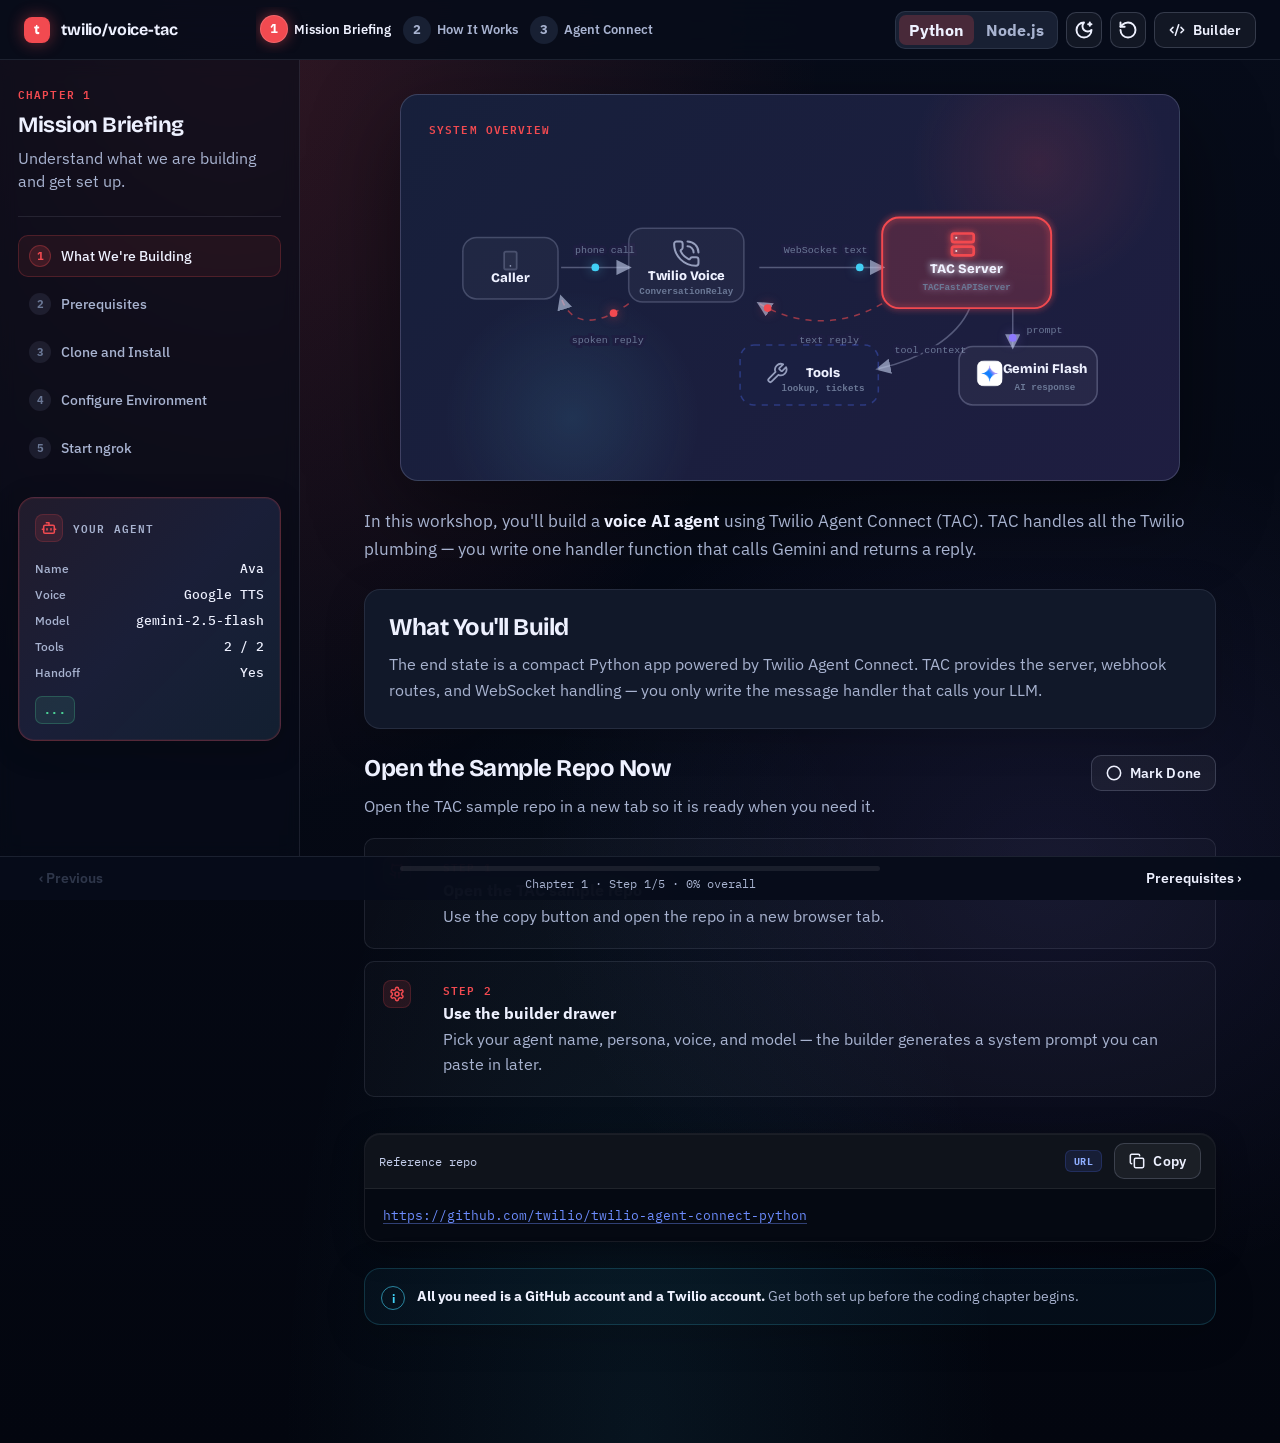
<file: index.html>
<!doctype html>
<html lang="en">
  <head>
    <meta charset="utf-8" />
    <meta name="viewport" content="width=device-width, initial-scale=1" />
    <title>twilio/voice-tac</title>
    <link rel="preconnect" href="https://fonts.googleapis.com" />
    <link rel="preconnect" href="https://fonts.gstatic.com" crossorigin />
    <link href="https://fonts.googleapis.com/css2?family=Bricolage+Grotesque:opsz,wght@12..96,400;12..96,600;12..96,700;12..96,800&family=IBM+Plex+Sans:wght@400;500;600;700&family=IBM+Plex+Mono:wght@400;500;600&display=swap" rel="stylesheet" />
    <link rel="stylesheet" href="styles.css" />
  </head>
  <body>
    <div class="app-shell">
      <header class="topbar">
        <a class="brand" href="#chapter-0" aria-label="twilio voice tac home">
          <span class="brand-mark" aria-hidden="true">t</span>
          <span>twilio/voice-tac</span>
        </a>

        <nav class="chapter-tabs" aria-label="Workshop chapters" id="chapterTabs"></nav>

        <div class="top-actions">
          <div class="runtime-switch" role="group" aria-label="Workshop runtime">
            <button type="button" data-runtime="python">Python</button>
            <button type="button" data-runtime="node">Node.js</button>
          </div>
          <button class="icon-button" type="button" id="themeToggle" aria-label="Toggle theme" title="Toggle theme">
            <span data-icon="sun-moon" aria-hidden="true"></span>
          </button>
          <button class="icon-button" type="button" id="resetProgress" aria-label="Reset progress" title="Reset progress">
            <span data-icon="rotate-ccw" aria-hidden="true"></span>
          </button>
          <button class="builder-toggle" type="button" id="builderToggle" aria-expanded="false" aria-controls="builderPanel">
            <span data-icon="code-xml" aria-hidden="true"></span>
            Builder
          </button>
        </div>
      </header>

      <aside class="side-rail" aria-label="Chapter steps">
        <div class="chapter-kicker" id="chapterKicker">Chapter 1</div>
        <h1 id="chapterTitle">Mission Briefing</h1>
        <p id="chapterSummary">Understand what we are building and get set up.</p>
        <div class="rail-divider"></div>
        <nav class="step-list" id="stepList" aria-label="Steps in this chapter"></nav>

        <section class="agent-card" aria-labelledby="agentCardTitle">
          <div class="agent-card-title">
            <span class="mini-icon" aria-hidden="true"><span data-icon="bot"></span></span>
            <h2 id="agentCardTitle">Your Agent</h2>
          </div>
          <dl>
            <div>
              <dt>Name</dt>
              <dd id="agentNameReadout">Ava</dd>
            </div>
            <div>
              <dt>Voice</dt>
              <dd id="agentVoiceReadout">Google TTS</dd>
            </div>
            <div>
              <dt>Model</dt>
              <dd id="agentModelReadout">gemini-2.5-flash</dd>
            </div>
            <div>
              <dt>Tools</dt>
              <dd id="agentToolsReadout">2 / 2</dd>
            </div>
            <div>
              <dt>Handoff</dt>
              <dd id="agentHandoffReadout">Yes</dd>
            </div>
          </dl>
          <div class="badges" aria-label="Earned badges" id="badgeList"></div>
        </section>
      </aside>

      <main class="content" id="content" tabindex="-1">
        <section class="chapter-content" id="chapterContent" aria-live="polite"></section>
      </main>

      <aside class="builder-panel" id="builderPanel" aria-label="Agent builder" aria-hidden="true">
        <div class="builder-header">
          <div>
            <span class="chapter-kicker">Builder</span>
            <h2>Agent Config</h2>
          </div>
          <button class="icon-button" type="button" id="closeBuilder" aria-label="Close builder" title="Close builder">
            <span data-icon="x" aria-hidden="true"></span>
          </button>
        </div>

        <form id="builderForm" class="builder-form">
          <label>
            Agent name
            <input name="name" value="Ava" autocomplete="off" />
          </label>

          <label>
            Personality
            <select name="persona">
              <option>Helpful retail concierge</option>
              <option>Patient healthcare scheduler</option>
              <option>Friendly developer advocate</option>
              <option>Calm support triage agent</option>
            </select>
          </label>

          <label>
            Voice
            <select name="voice">
              <option>Google TTS</option>
              <option>Polly Joanna</option>
              <option>Polly Matthew</option>
              <option>ElevenLabs Rachel</option>
            </select>
          </label>

          <label>
            Language
            <select name="language">
              <option>en-US</option>
              <option>en-GB</option>
              <option>es-US</option>
              <option>fr-CA</option>
            </select>
          </label>

          <label>
            Model
            <select name="model">
              <option>gemini-2.5-flash</option>
              <option>gemini-2.5-flash-lite</option>
              <option>gemini-1.5-flash</option>
            </select>
          </label>

          <fieldset>
            <legend>Capabilities</legend>
            <label class="check-row">
              <input type="checkbox" name="toolLookup" checked />
              <span>Customer lookup tool</span>
            </label>
            <label class="check-row">
              <input type="checkbox" name="toolTicket" checked />
              <span>Ticket creation tool</span>
            </label>
            <label class="check-row">
              <input type="checkbox" name="handoff" checked />
              <span>Human handoff</span>
            </label>
          </fieldset>
        </form>

        <div class="config-preview">
          <div class="preview-title">Generated prompt seed</div>
          <pre id="promptPreview"></pre>
          <button class="copy-button" type="button" data-copy-target="promptPreview">
            <span data-icon="copy" aria-hidden="true"></span>
            <span>Copy prompt</span>
          </button>
        </div>
      </aside>

      <footer class="progress-bar" aria-label="Workshop progress">
        <button class="footer-nav footer-nav-prev" type="button" id="prevStep">‹ <span>Previous</span></button>
        <div class="progress-center">
          <div class="progress-track" aria-hidden="true"><span id="progressFill"></span></div>
          <div id="progressLabel">Chapter 1 · Step 1/5 · 0% overall</div>
        </div>
        <button class="footer-nav footer-nav-next" type="button" id="nextStep"><span>Next</span> ›</button>
      </footer>
    </div>

    <script src="app.js" defer></script>
  </body>
</html>
</file>
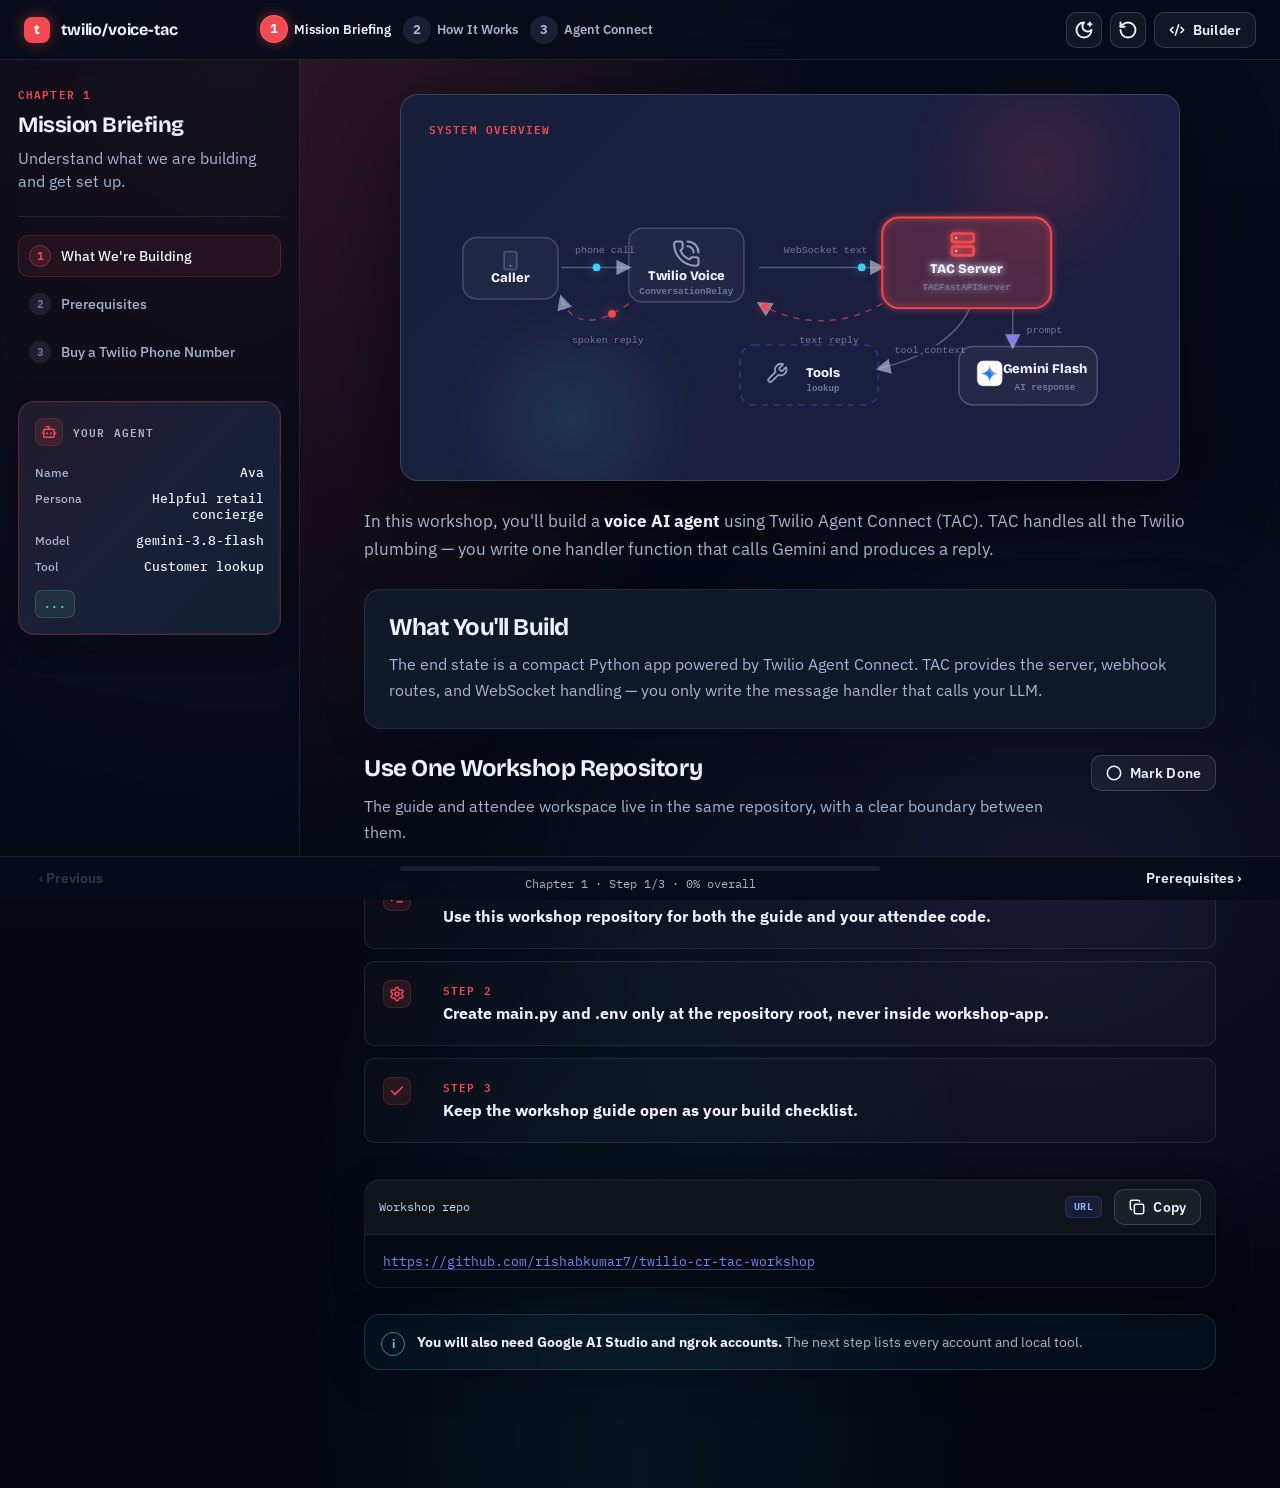
<file: workshop-app/index.html>
<!doctype html>
<html lang="en">
  <head>
    <meta charset="utf-8" />
    <meta name="viewport" content="width=device-width, initial-scale=1" />
    <title>twilio/voice-tac</title>
    <link rel="preconnect" href="https://fonts.googleapis.com" />
    <link rel="preconnect" href="https://fonts.gstatic.com" crossorigin />
    <link href="https://fonts.googleapis.com/css2?family=Bricolage+Grotesque:opsz,wght@12..96,400;12..96,600;12..96,700;12..96,800&family=IBM+Plex+Sans:wght@400;500;600;700&family=IBM+Plex+Mono:wght@400;500;600&display=swap" rel="stylesheet" />
    <link rel="stylesheet" href="styles.css" />
  </head>
  <body>
    <div class="app-shell">
      <header class="topbar">
        <a class="brand" href="#chapter-0" aria-label="twilio voice tac home">
          <span class="brand-mark" aria-hidden="true">t</span>
          <span>twilio/voice-tac</span>
        </a>

        <nav class="chapter-tabs" aria-label="Workshop chapters" id="chapterTabs"></nav>

        <div class="top-actions">
          <div class="runtime-switch" role="group" aria-label="Workshop runtime" hidden>
            <button type="button" data-runtime="python">Python</button>
            <button type="button" data-runtime="node">Node.js</button>
          </div>
          <button class="icon-button" type="button" id="themeToggle" aria-label="Toggle theme" title="Toggle theme">
            <span data-icon="sun-moon" aria-hidden="true"></span>
          </button>
          <button class="icon-button" type="button" id="resetProgress" aria-label="Reset progress" title="Reset progress">
            <span data-icon="rotate-ccw" aria-hidden="true"></span>
          </button>
          <button class="builder-toggle" type="button" id="builderToggle" aria-expanded="false" aria-controls="builderPanel">
            <span data-icon="code-xml" aria-hidden="true"></span>
            Builder
          </button>
        </div>
      </header>

      <aside class="side-rail" aria-label="Chapter steps">
        <div class="chapter-kicker" id="chapterKicker">Chapter 1</div>
        <h1 id="chapterTitle">Mission Briefing</h1>
        <p id="chapterSummary">Understand what we are building and get set up.</p>
        <div class="rail-divider"></div>
        <nav class="step-list" id="stepList" aria-label="Steps in this chapter"></nav>

        <section class="agent-card" aria-labelledby="agentCardTitle">
          <div class="agent-card-title">
            <span class="mini-icon" aria-hidden="true"><span data-icon="bot"></span></span>
            <h2 id="agentCardTitle">Your Agent</h2>
          </div>
          <dl>
            <div>
              <dt>Name</dt>
              <dd id="agentNameReadout">Ava</dd>
            </div>
            <div>
              <dt>Persona</dt>
              <dd id="agentPersonaReadout">Helpful retail concierge</dd>
            </div>
            <div>
              <dt>Model</dt>
              <dd id="agentModelReadout">gemini-3.8-flash</dd>
            </div>
            <div>
              <dt>Tool</dt>
              <dd>Customer lookup</dd>
            </div>
          </dl>
          <div class="badges" aria-label="Earned badges" id="badgeList"></div>
        </section>
      </aside>

      <main class="content" id="content" tabindex="-1">
        <section class="chapter-content" id="chapterContent" aria-live="polite"></section>
      </main>

      <aside class="builder-panel" id="builderPanel" aria-label="Agent builder" aria-hidden="true">
        <div class="builder-header">
          <div>
            <span class="chapter-kicker">Builder</span>
            <h2>Prompt Builder</h2>
          </div>
          <button class="icon-button" type="button" id="closeBuilder" aria-label="Close builder" title="Close builder">
            <span data-icon="x" aria-hidden="true"></span>
          </button>
        </div>

        <form id="builderForm" class="builder-form">
          <label>
            Agent name
            <input name="name" value="Ava" autocomplete="off" />
          </label>

          <label>
            Personality
            <select name="persona">
              <option>Helpful retail concierge</option>
              <option>Friendly travel planner</option>
              <option>Friendly developer advocate</option>
              <option>Calm support triage agent</option>
            </select>
          </label>

          <label>
            Model
            <select name="model">
              <option>gemini-3.8-flash</option>
              <option>gemini-3.6-flash</option>
              <option>gemini-flash-lite-latest</option>
            </select>
          </label>
        </form>

        <div class="config-preview">
          <p class="builder-guidance" id="builderGuidance">
            Set AGENT_NAME and GEMINI_MODEL in .env. Paste this text inside SYSTEM_PROMPT in main.py, keeping {AGENT_NAME} exactly as shown.
          </p>
          <div class="preview-title" id="promptPreviewTitle">Paste into SYSTEM_PROMPT in main.py</div>
          <pre id="promptPreview"></pre>
          <button class="copy-button" type="button" data-copy-target="promptPreview">
            <span data-icon="copy" aria-hidden="true"></span>
            <span>Copy prompt</span>
          </button>
        </div>
      </aside>

      <footer class="progress-bar" aria-label="Workshop progress">
        <button class="footer-nav footer-nav-prev" type="button" id="prevStep">‹ <span>Previous</span></button>
        <div class="progress-center">
          <div class="progress-track" aria-hidden="true"><span id="progressFill"></span></div>
          <div id="progressLabel">Chapter 1 · Step 1/5 · 0% overall</div>
        </div>
        <button class="footer-nav footer-nav-next" type="button" id="nextStep"><span>Next</span> ›</button>
      </footer>
    </div>

    <script src="config.js"></script>
    <script src="app.js" defer></script>
  </body>
</html>
</file>
<file: styles.css>
:root {
  --bg: #070c1a;
  --bg-2: #0b1122;
  --panel: #111829;
  --panel-2: #182033;
  --panel-3: #0d2230;
  --line: rgba(196, 206, 236, 0.11);
  --line-strong: rgba(196, 206, 236, 0.20);
  --text: #eef1ff;
  --muted: #a8b3d0;
  --soft: #6b7896;
  --brand: #f24a50;
  --brand-2: #ff7a59;
  --green: #4dd99a;
  --amber: #ffc857;
  --cyan: #41d0f5;
  --purple: #8d79ff;
  --shadow: 0 28px 90px rgba(0, 0, 0, 0.44);
  --shadow-sm: 0 4px 20px rgba(0, 0, 0, 0.28);
  --radius: 10px;
  --radius-lg: 16px;
  color-scheme: dark;
  font-family: "IBM Plex Sans", ui-sans-serif, system-ui, -apple-system, sans-serif;
}

:root[data-theme="light"] {
  --bg: #f3f5fb;
  --bg-2: #ffffff;
  --panel: #ffffff;
  --panel-2: #eaecf5;
  --panel-3: #e4f1f4;
  --line: rgba(27, 38, 67, 0.12);
  --line-strong: rgba(27, 38, 67, 0.20);
  --text: #0f1626;
  --muted: #445068;
  --soft: #617089;
  --shadow: 0 28px 90px rgba(25, 32, 56, 0.12);
  --shadow-sm: 0 4px 20px rgba(25, 32, 56, 0.08);
  color-scheme: light;
}

* {
  box-sizing: border-box;
}

html {
  scroll-behavior: smooth;
}

* {
  scrollbar-color: rgba(196, 206, 236, 0.38) transparent;
  scrollbar-width: thin;
}

*::-webkit-scrollbar {
  width: 10px;
  height: 10px;
}

*::-webkit-scrollbar-thumb {
  background: rgba(196, 206, 236, 0.28);
  border-radius: 999px;
  border: 3px solid transparent;
  background-clip: content-box;
}

*::-webkit-scrollbar-track {
  background: transparent;
}

body {
  margin: 0;
  min-width: 320px;
  overflow-x: hidden;
  background:
    radial-gradient(ellipse at 18% 0%, rgba(242, 74, 80, 0.18) 0%, transparent 40%),
    radial-gradient(ellipse at 82% 60%, rgba(141, 121, 255, 0.10) 0%, transparent 35%),
    radial-gradient(ellipse at 50% 100%, rgba(65, 208, 245, 0.07) 0%, transparent 40%),
    linear-gradient(180deg, var(--bg) 0%, #03060f 100%);
  color: var(--text);
}

:root[data-theme="light"] body {
  background:
    radial-gradient(ellipse at 18% 0%, rgba(242, 74, 80, 0.07) 0%, transparent 40%),
    radial-gradient(ellipse at 82% 60%, rgba(141, 121, 255, 0.04) 0%, transparent 35%),
    linear-gradient(180deg, var(--bg) 0%, #dfe3f0 100%);
}

button,
input,
select {
  font: inherit;
}

button {
  cursor: pointer;
}

a {
  color: #7ea4ff;
  text-decoration: none;
}

a:hover {
  text-decoration: underline;
}

h1, h2, h3, h4 {
  font-family: "Bricolage Grotesque", ui-sans-serif, system-ui, sans-serif;
}

code, pre, .config-preview pre {
  font-family: "IBM Plex Mono", ui-monospace, SFMono-Regular, Menlo, Consolas, monospace;
}

.app-shell {
  min-height: 100vh;
  display: grid;
  grid-template-columns: 300px minmax(0, 1fr);
  grid-template-rows: 60px 1fr 44px;
}

.topbar {
  grid-column: 1 / -1;
  display: grid;
  grid-template-columns: 248px minmax(0, 1fr) auto;
  align-items: center;
  gap: 18px;
  padding: 0 24px;
  border-bottom: 1px solid var(--line);
  background: rgba(7, 12, 26, 0.92);
  backdrop-filter: blur(22px) saturate(1.4);
  -webkit-backdrop-filter: blur(22px) saturate(1.4);
  position: sticky;
  top: 0;
  z-index: 20;
}

:root[data-theme="light"] .topbar {
  background: rgba(255, 255, 255, 0.90);
}

.brand {
  display: inline-flex;
  align-items: center;
  gap: 11px;
  color: var(--text);
  font-family: "Bricolage Grotesque", ui-sans-serif, system-ui, sans-serif;
  font-weight: 700;
  letter-spacing: -0.01em;
  min-width: 0;
}

.brand:hover {
  text-decoration: none;
}

.brand-mark {
  flex: 0 0 auto;
  width: 26px;
  height: 26px;
  display: grid;
  place-items: center;
  border-radius: 8px;
  color: #ffffff;
  background: var(--brand);
  font-weight: 800;
  font-size: 14px;
  box-shadow: 0 0 16px rgba(242, 74, 80, 0.45);
}

.chapter-tabs {
  display: flex;
  align-items: center;
  gap: 8px;
  overflow-x: auto;
  scrollbar-width: none;
  min-width: 0;
}

.chapter-tabs::-webkit-scrollbar {
  display: none;
}

.chapter-tab {
  display: inline-flex;
  align-items: center;
  gap: 9px;
  min-width: max-content;
  color: var(--muted);
  border: 0;
  background: transparent;
  padding: 9px 4px;
  font-family: "IBM Plex Sans", ui-sans-serif, system-ui, sans-serif;
  font-weight: 600;
  font-size: 13.5px;
  transition: color 150ms ease;
}

.chapter-tab:hover {
  color: var(--text);
}

.chapter-tab::after {
  content: "";
  width: 18px;
  height: 1px;
  background: var(--line-strong);
}

.chapter-tab:last-child::after {
  display: none;
}

.chapter-number {
  width: 30px;
  height: 30px;
  display: grid;
  place-items: center;
  border-radius: 50%;
  background: var(--panel-2);
  color: var(--muted);
  font-size: 13px;
  font-weight: 700;
  border: 1px solid transparent;
  transition: transform 160ms ease, background 160ms ease, border-color 160ms ease, box-shadow 160ms ease;
}

.chapter-tab[aria-current="true"] {
  color: var(--text);
}

.chapter-tab[aria-current="true"] .chapter-number {
  background: var(--brand);
  color: #ffffff;
  border-color: rgba(255, 255, 255, 0.15);
  box-shadow: 0 0 14px rgba(242, 74, 80, 0.5);
  transform: translateY(-1px);
}

.chapter-tab.is-complete .chapter-number {
  background: rgba(77, 217, 154, 0.14);
  color: var(--green);
  border-color: rgba(77, 217, 154, 0.25);
}

.top-actions {
  display: flex;
  align-items: center;
  gap: 8px;
}

.runtime-switch {
  display: inline-flex;
  align-items: center;
  gap: 2px;
  min-height: 38px;
  padding: 3px;
  border-radius: var(--radius);
  border: 1px solid var(--line);
  background: var(--panel-2);
}

.runtime-switch button {
  height: 30px;
  padding: 0 10px;
  border: 0;
  border-radius: calc(var(--radius) - 3px);
  background: transparent;
  color: var(--muted);
  font-weight: 900;
  cursor: pointer;
}

.runtime-switch button.is-active {
  background: rgba(242, 74, 80, 0.22);
  color: var(--text);
}

.icon-button,
.builder-toggle,
.copy-button,
.complete-step,
.primary-action,
.secondary-action {
  min-height: 36px;
  border-radius: var(--radius);
  border: 1px solid var(--line-strong);
  color: var(--text);
  background: rgba(255, 255, 255, 0.05);
  transition: transform 140ms ease, border-color 140ms ease, background 140ms ease, box-shadow 140ms ease;
}

.icon-button {
  width: 36px;
  display: grid;
  place-items: center;
  font-size: 20px;
}

.builder-toggle,
.copy-button,
.complete-step,
.primary-action,
.secondary-action {
  display: inline-flex;
  align-items: center;
  justify-content: center;
  gap: 8px;
  padding: 0 14px;
  font-family: "IBM Plex Sans", ui-sans-serif, system-ui, sans-serif;
  font-weight: 600;
  font-size: 13.5px;
  letter-spacing: 0.01em;
}

.lucide {
  width: 18px;
  height: 18px;
  stroke-width: 2.3;
}

.icon-button .lucide {
  width: 20px;
  height: 20px;
}

.builder-toggle .lucide,
.copy-button .lucide,
.complete-step .lucide {
  width: 16px;
  height: 16px;
  flex: 0 0 auto;
}

.chapter-number .lucide,
.step-state .lucide,
.mini-icon .lucide {
  width: 16px;
  height: 16px;
}

.icon-button:hover,
.builder-toggle:hover,
.copy-button:hover,
.complete-step:hover,
.primary-action:hover,
.secondary-action:hover {
  transform: translateY(-1px);
  border-color: var(--line-strong);
  background: rgba(255, 255, 255, 0.09);
  box-shadow: var(--shadow-sm);
}

.primary-action {
  background: var(--brand);
  border-color: rgba(255, 255, 255, 0.12);
  color: #ffffff;
  box-shadow: 0 0 20px rgba(242, 74, 80, 0.3);
}

.primary-action:hover {
  background: #f05559;
  border-color: rgba(255, 255, 255, 0.18);
  box-shadow: 0 4px 24px rgba(242, 74, 80, 0.45);
}

.secondary-action {
  background: transparent;
}

.side-rail {
  grid-row: 2 / 3;
  border-right: 1px solid var(--line);
  padding: 24px 18px 18px;
  position: sticky;
  top: 60px;
  height: calc(100vh - 104px);
  overflow: auto;
  background: rgba(7, 12, 26, 0.60);
  backdrop-filter: blur(8px);
  -webkit-backdrop-filter: blur(8px);
}

:root[data-theme="light"] .side-rail {
  background: rgba(255, 255, 255, 0.80);
}

.chapter-kicker,
.eyebrow,
.step-kicker,
.preview-title {
  color: var(--brand);
  text-transform: uppercase;
  letter-spacing: 0.10em;
  font-family: "IBM Plex Mono", ui-monospace, SFMono-Regular, Menlo, Consolas, monospace;
  font-size: 11px;
  font-weight: 600;
}

.side-rail h1,
.builder-header h2 {
  margin: 10px 0 10px;
  font-family: "Bricolage Grotesque", ui-sans-serif, system-ui, sans-serif;
  font-size: 22px;
  font-weight: 700;
  line-height: 1.1;
  letter-spacing: -0.02em;
}

.side-rail p {
  margin: 0;
  color: var(--muted);
  line-height: 1.45;
}

.rail-divider {
  height: 1px;
  background: var(--line);
  margin: 22px 0 18px;
}

.step-list {
  display: grid;
  gap: 6px;
}

.step-link {
  display: grid;
  grid-template-columns: 22px minmax(0, 1fr);
  align-items: center;
  gap: 10px;
  color: var(--muted);
  background: transparent;
  border: 1px solid transparent;
  border-radius: var(--radius);
  padding: 9px 10px;
  text-align: left;
  font-family: "IBM Plex Sans", ui-sans-serif, system-ui, sans-serif;
  font-weight: 500;
  font-size: 13.5px;
  transition: color 130ms ease, background 130ms ease, border-color 130ms ease;
}

.step-link:hover {
  color: var(--text);
  background: rgba(255, 255, 255, 0.05);
  border-color: var(--line);
  text-decoration: none;
}

.step-link[aria-current="true"] {
  color: var(--text);
  background: rgba(242, 74, 80, 0.08);
  border-color: rgba(242, 74, 80, 0.22);
  text-decoration: none;
}

.step-link.is-done .step-state {
  background: rgba(77, 217, 154, 0.14);
  color: var(--green);
  border-color: rgba(77, 217, 154, 0.25);
}

.step-state {
  width: 22px;
  height: 22px;
  display: grid;
  place-items: center;
  border-radius: 50%;
  background: rgba(127, 137, 168, 0.14);
  color: var(--soft);
  font-size: 11px;
  font-weight: 700;
  border: 1px solid transparent;
  transition: background 130ms ease, color 130ms ease;
}

.step-link[aria-current="true"] .step-state {
  background: rgba(242, 74, 80, 0.15);
  color: var(--brand);
  border-color: rgba(242, 74, 80, 0.3);
}

.agent-card {
  margin-top: 28px;
  padding: 16px;
  border: 1px solid rgba(242, 74, 80, 0.26);
  border-radius: var(--radius-lg);
  background:
    linear-gradient(135deg, rgba(242, 74, 80, 0.07) 0%, rgba(141, 121, 255, 0.07) 50%, rgba(65, 208, 245, 0.04) 100%),
    var(--panel);
  box-shadow: 0 0 0 1px rgba(242, 74, 80, 0.08) inset, 0 8px 32px rgba(0, 0, 0, 0.2);
  position: relative;
  overflow: hidden;
}

.agent-card::before {
  content: "";
  position: absolute;
  top: -1px;
  left: 16px;
  right: 16px;
  height: 1px;
  background: linear-gradient(90deg, transparent, rgba(242, 74, 80, 0.6), transparent);
}

.agent-card-title {
  display: flex;
  gap: 10px;
  align-items: center;
  margin-bottom: 18px;
}

.agent-card h2 {
  margin: 0;
  font-family: "IBM Plex Mono", ui-monospace, monospace;
  font-size: 11px;
  font-weight: 600;
  text-transform: uppercase;
  letter-spacing: 0.10em;
  color: var(--muted);
}

dl {
  display: grid;
  gap: 10px;
  margin: 0;
}

dl div {
  display: flex;
  justify-content: space-between;
  gap: 16px;
  align-items: baseline;
}

dt {
  color: var(--muted);
  font-size: 12px;
  font-weight: 500;
}

dd {
  margin: 0;
  color: var(--text);
  font-family: "IBM Plex Mono", ui-monospace, SFMono-Regular, Menlo, Consolas, monospace;
  font-size: 12.5px;
  font-weight: 500;
  text-align: right;
}

.badges {
  display: flex;
  flex-wrap: wrap;
  gap: 7px;
  margin-top: 16px;
}

.badge {
  min-width: 32px;
  height: 28px;
  padding: 0 8px;
  display: grid;
  place-items: center;
  border-radius: 7px;
  color: var(--green);
  background: rgba(77, 217, 154, 0.10);
  border: 1px solid rgba(77, 217, 154, 0.24);
  font-family: "IBM Plex Mono", ui-monospace, monospace;
  font-size: 10.5px;
  font-weight: 700;
  letter-spacing: 0.04em;
}

.mini-icon {
  width: 28px;
  height: 28px;
  display: grid;
  place-items: center;
  border-radius: 8px;
  color: var(--brand);
  background: rgba(242, 74, 80, 0.12);
  border: 1px solid rgba(242, 74, 80, 0.18);
}

.content {
  grid-row: 2 / 3;
  min-width: 0;
  padding: 34px clamp(20px, 5vw, 72px) 74px;
  overflow: auto;
}

.hero-panel {
  display: grid;
  grid-template-columns: minmax(260px, 440px) minmax(280px, 680px);
  gap: clamp(28px, 5vw, 68px);
  align-items: center;
  max-width: 1160px;
  margin: 0 auto 44px;
}

.voice-visual {
  min-height: 300px;
  display: grid;
  place-items: center;
  position: relative;
}

.three-visual {
  position: relative;
  overflow: hidden;
  border: 1px solid var(--line-strong);
  border-radius: 18px;
  background:
    radial-gradient(circle at 72% 24%, rgba(255, 200, 87, 0.22), transparent 7rem),
    linear-gradient(135deg, #111d36, #0e2630 48%, #271c3d);
  box-shadow: var(--shadow);
}

.voice-visual.three-visual {
  width: min(100%, 430px);
  min-height: 300px;
  margin: 0 auto;
}

.three-canvas,
.architecture-map[data-three-scene] {
  isolation: isolate;
}

.three-canvas {
  position: absolute;
  inset: 0;
}

.three-canvas canvas,
.architecture-map canvas {
  width: 100%;
  height: 100%;
  display: block;
}

.architecture-map > canvas {
  position: absolute;
  inset: 0;
}

.voice-card-overlay {
  right: 18px;
  bottom: 18px;
  z-index: 2;
}

.phone-frame {
  width: min(100%, 360px);
  aspect-ratio: 1.24 / 1;
  position: relative;
  border: 1px solid var(--line-strong);
  border-radius: 18px;
  background:
    radial-gradient(circle at 76% 22%, rgba(255, 200, 87, 0.36), transparent 4rem),
    linear-gradient(135deg, #162644, #102b35 48%, #2a1d43);
  box-shadow: var(--shadow);
  overflow: hidden;
}

.phone-frame::before {
  content: "";
  position: absolute;
  inset: 22px 18px 72px 86px;
  border-radius: 16px;
  background:
    linear-gradient(120deg, transparent 0 28%, rgba(255, 255, 255, 0.22) 28% 29%, transparent 29% 100%),
    linear-gradient(160deg, rgba(255, 255, 255, 0.08), rgba(255, 255, 255, 0.01));
  border: 1px solid rgba(255, 255, 255, 0.14);
}

.phone-notch {
  position: absolute;
  top: 22px;
  left: 28px;
  width: 74px;
  height: 74px;
  border-radius: 18px;
  background: #ffffff;
  transform: rotate(-8deg);
}

.phone-notch::before,
.phone-notch::after {
  content: "";
  position: absolute;
  top: 25px;
  width: 8px;
  height: 28px;
  background: var(--brand);
}

.phone-notch::before {
  left: 27px;
  box-shadow: 12px 7px 0 var(--brand);
}

.phone-notch::after {
  left: 47px;
}

.caller-avatar {
  position: absolute;
  left: 96px;
  bottom: 20px;
  width: 96px;
  height: 150px;
  border-radius: 48px 48px 8px 8px;
  background:
    radial-gradient(circle at 54% 22%, #ffd8b5 0 20px, transparent 21px),
    radial-gradient(circle at 46% 17%, #2d2130 0 33px, transparent 34px),
    linear-gradient(180deg, #3b65ba 0 56%, #23335a 56%);
  border: 1px solid rgba(255, 255, 255, 0.12);
}

.voice-card {
  position: absolute;
  right: 18px;
  bottom: 18px;
  width: 212px;
  min-height: 74px;
  display: grid;
  grid-template-columns: 1fr 48px;
  gap: 12px;
  align-items: center;
  padding: 12px 12px 10px;
  border-radius: var(--radius);
  background: rgba(8, 16, 37, 0.82);
  border: 1px solid rgba(255, 255, 255, 0.34);
  backdrop-filter: blur(10px);
}

.voice-card strong,
.voice-card span {
  display: block;
}

.voice-card strong {
  font-size: 13px;
}

.voice-card span {
  color: var(--muted);
  font-size: 11px;
}

.wave {
  grid-column: 1 / -1;
  height: 18px;
  display: flex;
  align-items: center;
  gap: 4px;
}

.wave i {
  display: block;
  width: 3px;
  border-radius: 4px;
  background: var(--brand);
  animation: pulse 980ms ease-in-out infinite;
}

.wave i:nth-child(1) { height: 7px; animation-delay: 0ms; }
.wave i:nth-child(2) { height: 13px; animation-delay: 80ms; }
.wave i:nth-child(3) { height: 9px; animation-delay: 160ms; }
.wave i:nth-child(4) { height: 17px; animation-delay: 240ms; }
.wave i:nth-child(5) { height: 11px; animation-delay: 320ms; }
.wave i:nth-child(6) { height: 18px; animation-delay: 400ms; }
.wave i:nth-child(7) { height: 9px; animation-delay: 480ms; }
.wave i:nth-child(8) { height: 15px; animation-delay: 560ms; }
.wave i:nth-child(9) { height: 8px; animation-delay: 640ms; }
.wave i:nth-child(10) { height: 12px; animation-delay: 720ms; }

@keyframes pulse {
  0%, 100% { transform: scaleY(0.58); opacity: 0.72; }
  50% { transform: scaleY(1); opacity: 1; }
}

.floating-logo {
  position: absolute;
  top: 14px;
  right: 26%;
  width: 58px;
  height: 58px;
  display: grid;
  place-items: center;
  border-radius: 18px;
  background: #ffffff;
  color: var(--brand);
  font-family: "Bricolage Grotesque", ui-sans-serif, system-ui, sans-serif;
  font-weight: 800;
  box-shadow: 0 14px 34px rgba(0, 0, 0, 0.22);
  transform: rotate(7deg);
}

.mission-overview {
  width: min(100%, 780px);
  margin: 0 auto;
  padding: 24px 28px 28px;
  border: 1px solid var(--line-strong);
  border-radius: 18px;
  background:
    radial-gradient(circle at 82% 18%, rgba(242, 74, 80, 0.13), transparent 8rem),
    radial-gradient(circle at 22% 84%, rgba(88, 216, 255, 0.11), transparent 8rem),
    linear-gradient(135deg, rgba(23, 32, 60, 0.98), rgba(31, 30, 66, 0.98));
  box-shadow: var(--shadow);
}

.mission-overview-svg {
  display: block;
  width: 100%;
  min-height: 300px;
  margin-top: 14px;
}

.mission-lines path {
  fill: none;
  stroke: rgba(196, 206, 236, 0.34);
  stroke-width: 2;
}

.mission-lines .mission-return {
  stroke: rgba(242, 74, 80, 0.58);
  stroke-dasharray: 8 8;
}

.mission-arrow-head {
  fill: rgba(196, 206, 236, 0.62);
}

.mission-lines text {
  fill: var(--soft);
  stroke: rgba(30, 30, 66, 0.96);
  stroke-width: 7px;
  paint-order: stroke;
  font-family: ui-monospace, SFMono-Regular, Menlo, Consolas, monospace;
  font-size: 13px;
}

.mission-node rect {
  fill: rgba(255, 255, 255, 0.035);
  stroke: rgba(196, 206, 236, 0.24);
  stroke-width: 2;
}

.mission-node text {
  fill: var(--text);
  font-size: 17px;
  font-weight: 800;
  font-family:
    "Bricolage Grotesque", "IBM Plex Sans", ui-sans-serif, system-ui, sans-serif;
}

.mission-node .mission-node-small {
  fill: var(--soft);
  font-family: ui-monospace, SFMono-Regular, Menlo, Consolas, monospace;
  font-size: 12px;
  font-weight: 650;
}

.mission-node-hot rect {
  fill: rgba(242, 74, 80, 0.12);
  stroke: var(--brand);
  stroke-width: 2.5;
}

.mission-node-muted rect {
  fill: rgba(25, 32, 72, 0.35);
  stroke: rgba(80, 112, 255, 0.34);
  stroke-dasharray: 8 8;
}

.mission-node-gemini rect {
  fill: rgba(255, 255, 255, 0.045);
  stroke: rgba(196, 206, 236, 0.28);
}

.mission-packet {
  fill: var(--cyan);
  filter: drop-shadow(0 0 7px rgba(88, 216, 255, 0.5));
}

.mission-packet-ai {
  fill: #8d79ff;
  filter: drop-shadow(0 0 7px rgba(141, 121, 255, 0.52));
}

.mission-packet-out {
  fill: var(--brand);
  filter: drop-shadow(0 0 7px rgba(242, 74, 80, 0.6));
}

.hero-copy h2 {
  margin: 12px 0 18px;
  max-width: 760px;
  font-family: "Bricolage Grotesque", ui-sans-serif, system-ui, sans-serif;
  font-size: clamp(28px, 3.6vw, 46px);
  font-weight: 800;
  line-height: 1.02;
  letter-spacing: -0.03em;
}

.hero-copy p {
  margin: 0;
  color: var(--muted);
  line-height: 1.65;
  font-size: 17px;
}

.chapter-content {
  max-width: 900px;
  margin: 0 auto;
  display: grid;
  gap: 28px;
}

.mission-page,
.lesson-page {
  display: grid;
  gap: 26px;
}

.mission-page {
  justify-items: stretch;
}

.mission-page .voice-visual {
  min-height: 292px;
}

.mission-page .phone-frame {
  width: 420px;
}

.mission-lead {
  margin: 0 auto;
  max-width: 900px;
  color: var(--muted);
  font-size: 17px;
  line-height: 1.65;
}

.mission-lead strong {
  color: var(--text);
}

.callout-card,
.simulator-card,
.architecture-panel {
  border-radius: var(--radius-lg);
  border: 1px solid var(--line);
  background: var(--panel);
  box-shadow: 0 8px 40px rgba(0, 0, 0, 0.18);
}

.callout-card {
  padding: 24px;
}

.callout-card h2,
.lesson-page h2,
.simulator-card h3 {
  margin: 0 0 12px;
  font-family: "Bricolage Grotesque", ui-sans-serif, system-ui, sans-serif;
  font-weight: 700;
  letter-spacing: -0.02em;
  line-height: 1.1;
}

.callout-card p,
.lesson-lead,
.simulator-card p,
.action-card p {
  color: var(--muted);
  line-height: 1.62;
  margin: 0;
}

.lesson-title-row {
  display: grid;
  grid-template-columns: minmax(0, 1fr) auto;
  align-items: start;
  gap: 20px;
}

.lesson-title-row h2 {
  font-size: 24px;
}

.lesson-page-flat {
  gap: 18px;
}

.action-stack {
  display: grid;
  gap: 12px;
}

.action-card {
  display: grid;
  grid-template-columns: 44px minmax(0, 1fr);
  gap: 16px;
  align-items: start;
  padding: 18px;
  border-radius: var(--radius);
  border: 1px solid var(--line);
  background: rgba(255, 255, 255, 0.025);
  transition: border-color 130ms ease, background 130ms ease;
}

.action-card:hover {
  border-color: var(--line-strong);
  background: rgba(255, 255, 255, 0.04);
}

.action-card strong {
  display: block;
  margin: 4px 0;
}

.agent-headshot {
  width: 38px;
  height: 38px;
  border-radius: 50%;
  background:
    radial-gradient(circle at 50% 36%, #ffd7b0 0 12px, transparent 13px),
    radial-gradient(circle at 50% 30%, #5e3a2f 0 16px, transparent 17px),
    linear-gradient(180deg, #d9e3ff, #6f83c9);
  border: 2px solid rgba(255, 255, 255, 0.56);
  justify-self: end;
}

.architecture-panel {
  padding: 24px 28px 26px;
  min-height: 336px;
  overflow-x: auto;
  overflow-y: hidden;
}

.architecture-map {
  position: relative;
  width: 960px;
  max-width: 100%;
  min-height: 310px;
  margin-top: 20px;
}

@media (max-width: 980px) {
  .architecture-map {
    max-width: none;
  }
}

.architecture-svg {
  position: absolute;
  inset: 0;
  width: 100%;
  height: 100%;
}

.arch-svg-node rect {
  fill: rgba(255, 255, 255, 0.035);
  stroke: rgba(196, 206, 236, 0.24);
  stroke-width: 2;
}

.arch-svg-node text {
  fill: var(--muted);
  font-size: 18px;
  font-family:
    "Bricolage Grotesque", "IBM Plex Sans", ui-sans-serif, system-ui, sans-serif;
  font-weight: 650;
}

.arch-svg-node .arch-svg-small {
  fill: var(--soft);
  font-size: 13px;
  font-family: ui-monospace, SFMono-Regular, Menlo, Consolas, monospace;
  font-weight: 600;
}

.arch-svg-server rect {
  fill: rgba(242, 74, 80, 0.12);
  stroke: var(--brand);
  stroke-width: 2.5;
}

.arch-svg-server text {
  fill: var(--text);
}

.arch-lucide-icon {
  display: grid;
  place-items: center;
  width: 100%;
  height: 100%;
  color: rgba(196, 206, 236, 0.72);
}

.arch-lucide-icon .lucide {
  width: 100%;
  height: 100%;
  stroke-width: 1.85;
}

.arch-lucide-icon-large .lucide {
  stroke-width: 1.65;
}

.arch-lucide-icon-hot {
  color: rgba(255, 255, 255, 0.82);
}

.arch-gemini-logo {
  clip-path: inset(0 round 10px);
  filter: drop-shadow(0 0 10px rgba(71, 142, 255, 0.22));
}

.arch-svg-tools rect {
  fill: rgba(25, 32, 72, 0.35);
  stroke: rgba(80, 112, 255, 0.34);
  stroke-width: 2;
  stroke-dasharray: 8 8;
}

.arch-svg-lines line {
  stroke: rgba(196, 206, 236, 0.34);
  stroke-width: 2;
}

.arch-svg-lines circle {
  fill: rgba(196, 206, 236, 0.38);
}

.arch-svg-lines text {
  fill: var(--soft);
  font-family: ui-monospace, SFMono-Regular, Menlo, Consolas, monospace;
  font-size: 13px;
}

.arch-svg-lines .arch-svg-hot-line {
  stroke: var(--brand);
  stroke-dasharray: 8 8;
  stroke-width: 2.4;
}

.arch-svg-lines .arch-svg-hot-dot {
  fill: var(--brand);
}

.arch-svg-packet {
  fill: var(--green);
  filter: drop-shadow(0 0 6px rgba(87, 211, 156, 0.55));
}

.arch-svg-packet.packet-one {
  fill: var(--cyan);
  filter: drop-shadow(0 0 6px rgba(88, 216, 255, 0.5));
}

.arch-svg-packet.packet-three {
  fill: var(--brand);
  filter: drop-shadow(0 0 7px rgba(242, 74, 80, 0.6));
}

.inline-diagram,
.call-simulator {
  display: flex;
  flex-wrap: wrap;
  gap: 10px;
}

.diagram-chip,
.call-simulator button {
  min-height: 38px;
  padding: 0 14px;
  border-radius: var(--radius);
  border: 1px solid var(--line);
  background: var(--panel);
  color: var(--muted);
  font-weight: 800;
}

.diagram-chip.is-active,
.call-simulator button.is-active {
  color: #ffffff;
  background: var(--brand);
  border-color: rgba(255, 255, 255, 0.1);
}

.simulator-card {
  display: grid;
  gap: 12px;
  padding: 18px;
}

.intro-card,
.step-section,
.note,
.flow-panel,
.quiz-card {
  border-radius: var(--radius-lg);
  border: 1px solid var(--line);
  background: var(--panel);
  box-shadow: 0 8px 40px rgba(0, 0, 0, 0.18);
}

.intro-card {
  display: grid;
  grid-template-columns: minmax(0, 1fr) auto;
  gap: 24px;
  align-items: center;
  padding: 24px;
}

.intro-card h2,
.step-section h3,
.flow-panel h3,
.quiz-card h3 {
  margin: 0 0 12px;
  font-family: "Bricolage Grotesque", ui-sans-serif, system-ui, sans-serif;
  font-weight: 700;
  letter-spacing: -0.02em;
  line-height: 1.12;
}

.intro-card p,
.step-section p,
.flow-panel p,
.quiz-card p {
  color: var(--muted);
  line-height: 1.62;
  margin: 0;
}

.status-pill {
  min-width: 120px;
  min-height: 36px;
  display: inline-flex;
  align-items: center;
  justify-content: center;
  border-radius: 999px;
  color: var(--green);
  background: rgba(77, 217, 154, 0.10);
  border: 1px solid rgba(77, 217, 154, 0.28);
  font-family: "IBM Plex Mono", ui-monospace, monospace;
  font-weight: 600;
  font-size: 12.5px;
  letter-spacing: 0.04em;
  box-shadow: 0 0 18px rgba(77, 217, 154, 0.12);
}

.flow-panel {
  padding: 24px;
}

.flow-grid {
  display: grid;
  grid-template-columns: repeat(5, minmax(0, 1fr));
  gap: 12px;
  margin-top: 20px;
}

.flow-node {
  min-height: 116px;
  display: grid;
  align-content: start;
  gap: 10px;
  padding: 16px;
  border-radius: var(--radius);
  background: rgba(255, 255, 255, 0.03);
  border: 1px solid var(--line);
  transition: border-color 140ms ease, background 140ms ease;
}

.flow-node:hover {
  background: rgba(255, 255, 255, 0.055);
  border-color: var(--line-strong);
}

.flow-node span {
  width: 28px;
  height: 28px;
  display: grid;
  place-items: center;
  border-radius: 8px;
  color: #ffffff;
  background: var(--brand);
  font-family: "Bricolage Grotesque", ui-sans-serif, system-ui, sans-serif;
  font-weight: 800;
  font-size: 13px;
  box-shadow: 0 0 12px rgba(242, 74, 80, 0.35);
}

.flow-node strong {
  font-family: "IBM Plex Sans", ui-sans-serif, system-ui, sans-serif;
  font-size: 13.5px;
  font-weight: 600;
}

.flow-node small {
  color: var(--muted);
  font-size: 12px;
  line-height: 1.4;
}

.step-section {
  padding: 24px;
  scroll-margin-top: 86px;
}

.step-header {
  display: grid;
  grid-template-columns: 44px minmax(0, 1fr) auto;
  gap: 16px;
  align-items: start;
  margin-bottom: 18px;
}

.step-index {
  width: 44px;
  height: 44px;
  display: grid;
  place-items: center;
  border-radius: var(--radius);
  background: rgba(242, 74, 80, 0.12);
  color: var(--brand);
  font-family: "Bricolage Grotesque", ui-sans-serif, system-ui, sans-serif;
  font-weight: 800;
  font-size: 20px;
  border: 1px solid rgba(242, 74, 80, 0.2);
  box-shadow: 0 0 18px rgba(242, 74, 80, 0.12);
}

.complete-step {
  min-width: 118px;
}

.complete-step.is-done {
  background: rgba(77, 217, 154, 0.12);
  color: var(--green);
  border-color: rgba(77, 217, 154, 0.28);
  box-shadow: 0 0 16px rgba(77, 217, 154, 0.14);
}

.instruction-list {
  display: grid;
  gap: 11px;
  margin: 18px 0 0;
  padding: 0;
  list-style: none;
  counter-reset: instruction;
}

.instruction-list li {
  counter-increment: instruction;
  display: grid;
  grid-template-columns: 26px minmax(0, 1fr);
  gap: 12px;
  align-items: start;
  color: var(--muted);
  font-size: 14px;
  line-height: 1.58;
}

.instruction-list li::before {
  content: counter(instruction);
  width: 26px;
  height: 26px;
  display: grid;
  place-items: center;
  border-radius: 50%;
  color: var(--text);
  background: rgba(127, 137, 168, 0.14);
  border: 1px solid rgba(127, 137, 168, 0.2);
  font-family: "IBM Plex Mono", ui-monospace, monospace;
  font-weight: 600;
  font-size: 11px;
  margin-top: 3px;
}

.code-block {
  margin-top: 18px;
  overflow: hidden;
  border-radius: var(--radius-lg);
  border: 1px solid rgba(255, 255, 255, 0.08);
  background: #050912;
  box-shadow: 0 8px 32px rgba(0, 0, 0, 0.3), inset 0 1px 0 rgba(255, 255, 255, 0.05);
}

:root[data-theme="light"] .code-block {
  background: #0d1424;
  border-color: rgba(0, 0, 0, 0.18);
}

.code-header {
  display: flex;
  align-items: center;
  gap: 12px;
  padding: 9px 14px;
  color: #c4ceeb;
  background: rgba(255, 255, 255, 0.04);
  border-bottom: 1px solid rgba(255, 255, 255, 0.07);
  font-size: 12px;
  font-family: "IBM Plex Mono", ui-monospace, SFMono-Regular, Menlo, Consolas, monospace;
}

.code-header > span:first-child {
  margin-right: auto;
}

.code-language {
  min-height: 22px;
  display: inline-flex;
  align-items: center;
  padding: 0 8px;
  border-radius: 6px;
  color: #8faeff;
  background: rgba(80, 112, 255, 0.12);
  border: 1px solid rgba(80, 112, 255, 0.20);
  text-transform: uppercase;
  letter-spacing: 0.06em;
  font-size: 9.5px;
  font-weight: 700;
}

.code-block pre {
  margin: 0;
  padding: 16px 18px;
  overflow-x: auto;
  color: #dde2f5;
  line-height: 1.6;
  font-size: 12.5px;
  font-family: "IBM Plex Mono", ui-monospace, SFMono-Regular, Menlo, Consolas, monospace;
}

.code-block code,
.config-preview pre {
  font-family: "IBM Plex Mono", ui-monospace, SFMono-Regular, Menlo, Consolas, monospace;
}

.syntax-keyword,
.syntax-decorator {
  color: #b794ff;
}

.syntax-string {
  color: #97d977;
}

.syntax-comment {
  color: #6f7a9c;
  font-style: italic;
}

.syntax-number,
.syntax-literal {
  color: #ffb86b;
}

.syntax-constant {
  color: #58d8ff;
}

.syntax-option {
  color: #ffd166;
}

.syntax-url {
  color: #6d8dff;
  text-decoration: underline;
  text-decoration-color: rgba(109, 141, 255, 0.42);
  text-underline-offset: 3px;
}

.note {
  padding: 16px 18px 16px 52px;
  position: relative;
  color: var(--muted);
  line-height: 1.6;
  font-size: 14px;
  background: rgba(65, 208, 245, 0.04);
  border-color: rgba(65, 208, 245, 0.18);
}

.note::before {
  content: "i";
  position: absolute;
  left: 16px;
  top: 17px;
  width: 22px;
  height: 22px;
  display: grid;
  place-items: center;
  border-radius: 50%;
  color: var(--cyan);
  border: 1.5px solid rgba(65, 208, 245, 0.6);
  font-weight: 700;
  font-size: 12px;
  font-family: "IBM Plex Sans", ui-sans-serif, system-ui, sans-serif;
}

.note strong {
  color: var(--text);
}

.quiz-card {
  padding: 24px;
}

.quiz-options {
  display: grid;
  grid-template-columns: repeat(3, minmax(0, 1fr));
  gap: 10px;
  margin-top: 18px;
}

.quiz-options button {
  min-height: 54px;
  border: 1px solid var(--line-strong);
  border-radius: var(--radius);
  color: var(--muted);
  background: rgba(255, 255, 255, 0.04);
  font-family: "IBM Plex Sans", ui-sans-serif, system-ui, sans-serif;
  font-weight: 600;
  font-size: 14px;
  transition: background 130ms ease, border-color 130ms ease, color 130ms ease, transform 130ms ease;
}

.quiz-options button:hover {
  background: rgba(255, 255, 255, 0.08);
  color: var(--text);
  border-color: var(--line-strong);
  transform: translateY(-1px);
}

.quiz-options button.is-correct {
  color: var(--green);
  background: rgba(77, 217, 154, 0.10);
  border-color: rgba(77, 217, 154, 0.4);
  box-shadow: 0 0 18px rgba(77, 217, 154, 0.15);
}

.quiz-options button.is-wrong {
  color: var(--brand);
  background: rgba(242, 74, 80, 0.08);
  border-color: rgba(242, 74, 80, 0.45);
}

.builder-panel {
  position: fixed;
  top: 68px;
  right: 16px;
  bottom: 52px;
  width: min(420px, calc(100vw - 32px));
  z-index: 30;
  display: grid;
  grid-template-rows: auto minmax(0, 1fr) auto;
  gap: 18px;
  padding: 20px;
  border: 1px solid var(--line-strong);
  border-radius: var(--radius-lg);
  background: color-mix(in srgb, var(--bg) 88%, rgba(17, 24, 41, 0.95));
  box-shadow: var(--shadow), 0 0 0 1px rgba(255, 255, 255, 0.04) inset;
  backdrop-filter: blur(26px) saturate(1.3);
  -webkit-backdrop-filter: blur(26px) saturate(1.3);
  transform: translateX(calc(100% + 36px));
  transition: transform 220ms cubic-bezier(0.32, 0.72, 0, 1);
}

.builder-panel[aria-hidden="true"] {
  display: none;
}

.builder-panel.is-open {
  display: grid;
  transform: translateX(0);
}

.builder-header {
  display: flex;
  justify-content: space-between;
  gap: 16px;
  align-items: start;
}

.builder-form {
  overflow: auto;
  display: grid;
  gap: 14px;
  padding-right: 4px;
}

.builder-form label,
.builder-form fieldset {
  display: grid;
  gap: 7px;
  color: var(--muted);
  font-family: "IBM Plex Mono", ui-monospace, monospace;
  font-weight: 500;
  font-size: 11px;
  letter-spacing: 0.06em;
  text-transform: uppercase;
}

.builder-form input,
.builder-form select {
  width: 100%;
  min-height: 40px;
  border-radius: var(--radius);
  border: 1px solid var(--line-strong);
  background: rgba(255, 255, 255, 0.04);
  color: var(--text);
  padding: 0 12px;
  font-family: "IBM Plex Sans", ui-sans-serif, system-ui, sans-serif;
  font-size: 13.5px;
  font-weight: 400;
  text-transform: none;
  letter-spacing: 0;
  transition: border-color 130ms ease, background 130ms ease;
}

.builder-form input:focus,
.builder-form select:focus {
  outline: none;
  border-color: rgba(242, 74, 80, 0.5);
  background: rgba(255, 255, 255, 0.06);
}

.builder-form fieldset {
  border: 1px solid var(--line);
  border-radius: var(--radius);
  padding: 14px;
}

.builder-form legend {
  padding: 0 6px;
  color: var(--text);
  font-family: "IBM Plex Mono", ui-monospace, monospace;
  font-size: 11px;
  font-weight: 600;
  letter-spacing: 0.08em;
  text-transform: uppercase;
}

.check-row {
  grid-template-columns: 18px minmax(0, 1fr);
  align-items: center;
  font-weight: 700;
}

.check-row input {
  min-height: auto;
  padding: 0;
}

.config-preview {
  display: grid;
  gap: 10px;
  padding: 14px;
  border-radius: var(--radius);
  background: #050912;
  border: 1px solid rgba(255, 255, 255, 0.08);
}

.config-preview pre {
  margin: 0;
  max-height: 140px;
  overflow: auto;
  color: #9ba5c0;
  white-space: pre-wrap;
  line-height: 1.55;
  font-size: 11.5px;
  font-family: "IBM Plex Mono", ui-monospace, SFMono-Regular, Menlo, Consolas, monospace;
}

.progress-bar {
  grid-column: 1 / -1;
  display: grid;
  grid-template-columns: minmax(240px, 1fr) auto minmax(240px, 1fr);
  align-items: center;
  gap: 18px;
  padding: 0 24px;
  border-top: 1px solid var(--line);
  background: rgba(7, 12, 26, 0.94);
  backdrop-filter: blur(20px);
  -webkit-backdrop-filter: blur(20px);
  color: var(--muted);
  font-family: "IBM Plex Mono", ui-monospace, SFMono-Regular, Menlo, Consolas, monospace;
  font-size: 12px;
  position: sticky;
  bottom: 0;
  z-index: 20;
}

:root[data-theme="light"] .progress-bar {
  background: rgba(255, 255, 255, 0.92);
}

.progress-track {
  width: min(480px, 70vw);
  height: 5px;
  border-radius: 999px;
  background: rgba(255, 255, 255, 0.08);
  overflow: hidden;
}

.progress-track span {
  display: block;
  width: 0%;
  height: 100%;
  background: linear-gradient(90deg, var(--brand) 0%, var(--amber) 40%, var(--green) 70%, var(--cyan) 100%);
  border-radius: inherit;
  transition: width 280ms cubic-bezier(0.34, 1.56, 0.64, 1);
  box-shadow: 0 0 8px rgba(242, 74, 80, 0.5);
}

.progress-center {
  display: grid;
  justify-items: center;
  gap: 5px;
}

.footer-nav {
  min-height: 40px;
  border: 1px solid transparent;
  border-radius: var(--radius);
  background: transparent;
  color: var(--text);
  font-family: "IBM Plex Sans", ui-sans-serif, system-ui, sans-serif;
  font-weight: 600;
  font-size: 13.5px;
  padding: 0 14px;
  transition: background 130ms ease, border-color 130ms ease;
}

.footer-nav:hover:not(:disabled) {
  background: rgba(255, 255, 255, 0.06);
  border-color: var(--line);
}

.footer-nav-prev {
  justify-self: start;
}

.footer-nav-next {
  justify-self: end;
}

.footer-nav:disabled {
  color: var(--soft);
  cursor: default;
  opacity: 0.4;
}

@media (max-width: 1080px) {
  .app-shell {
    grid-template-columns: 1fr;
    grid-template-rows: auto auto 1fr 44px;
  }

  .topbar {
    grid-template-columns: 1fr auto;
    gap: 14px;
  }

  .chapter-tabs {
    grid-column: 1 / -1;
    grid-row: 2;
    padding-bottom: 10px;
  }

  .topbar {
    grid-template-rows: 60px auto;
    padding-top: 0;
  }

  .side-rail {
    position: static;
    height: auto;
    border-right: 0;
    border-bottom: 1px solid var(--line);
    display: block;
    align-self: start;
  }

  .agent-card {
    display: none;
  }

  .content {
    grid-row: auto;
  }
}

@media (max-width: 1400px) {
  .topbar {
    grid-template-columns: 220px minmax(0, 1fr) auto;
    gap: 12px;
  }

  .chapter-tabs {
    gap: 4px;
  }

  .chapter-tab {
    gap: 6px;
    font-size: 13px;
  }

  .chapter-number {
    width: 28px;
    height: 28px;
  }

  .chapter-tab::after {
    display: none;
  }
}

@media (max-width: 820px) {
  .hero-panel,
  .intro-card {
    grid-template-columns: 1fr;
  }

  .hero-copy h2 {
    font-size: 34px;
  }

  .flow-grid,
  .quiz-options {
    grid-template-columns: 1fr;
  }

  .step-header {
    grid-template-columns: 44px minmax(0, 1fr);
  }

  .complete-step {
    grid-column: 1 / -1;
  }

  .top-actions {
    gap: 6px;
  }

  .builder-toggle {
    width: 42px;
    padding: 0;
    font-size: 0;
  }

  .builder-toggle span {
    font-size: 14px;
  }
}

@media (max-width: 560px) {
  .topbar {
    padding: 0 12px;
  }

  .brand span:last-child {
    display: none;
  }

  .content {
    padding: 24px 14px 70px;
  }

  .side-rail {
    padding: 18px 12px;
  }

  .voice-visual {
    min-height: 220px;
  }

  .voice-card {
    width: 184px;
    right: 10px;
  }

  .floating-logo {
    right: 8%;
  }
}

/* ── light theme overrides ──────────────────────────────────────────────────
   All diagram colours are calibrated for the dark theme. These rules
   re-tune them for light without touching the dark defaults.
   ─────────────────────────────────────────────────────────────────────────── */

:root[data-theme="light"] {
  /* glass-style buttons and surfaces that use rgba-white in dark mode */
  .icon-button,
  .builder-toggle,
  .copy-button,
  .complete-step,
  .secondary-action {
    background: rgba(0, 0, 0, 0.04);
    border-color: var(--line-strong);
  }

  .icon-button:hover,
  .builder-toggle:hover,
  .copy-button:hover,
  .complete-step:hover,
  .secondary-action:hover {
    background: rgba(0, 0, 0, 0.08);
  }

  /* panels / cards */
  .action-card {
    background: rgba(0, 0, 0, 0.02);
  }

  .action-card:hover {
    background: rgba(0, 0, 0, 0.04);
  }

  .flow-node {
    background: rgba(0, 0, 0, 0.03);
  }

  .flow-node:hover {
    background: rgba(0, 0, 0, 0.06);
  }

  .step-link:hover {
    background: rgba(0, 0, 0, 0.04);
  }

  .step-link[aria-current="true"] {
    background: rgba(242, 74, 80, 0.07);
  }

  /* builder form inputs */
  .builder-form input,
  .builder-form select {
    background: rgba(0, 0, 0, 0.03);
    border-color: var(--line-strong);
    color: var(--text);
  }

  .builder-form input:focus,
  .builder-form select:focus {
    background: rgba(0, 0, 0, 0.05);
  }

  /* runtime switch */
  .runtime-switch {
    background: rgba(0, 0, 0, 0.05);
  }

  .runtime-switch button.is-active {
    background: rgba(242, 74, 80, 0.14);
  }

  /* code blocks */
  .code-block {
    background: #1a1f35;
    border-color: rgba(0, 0, 0, 0.15);
  }

  .config-preview {
    background: #1a1f35;
    border-color: rgba(0, 0, 0, 0.12);
  }

  /* topbar / sidebar / footer dark-hardcoded backgrounds */
  .side-rail {
    background: rgba(255, 255, 255, 0.85);
  }

  .progress-bar {
    background: rgba(255, 255, 255, 0.94);
  }

  /* note card */
  .note {
    background: rgba(65, 208, 245, 0.06);
    border-color: rgba(65, 208, 245, 0.22);
  }

  /* quiz buttons */
  .quiz-options button {
    background: rgba(0, 0, 0, 0.03);
    color: var(--muted);
  }

  .quiz-options button:hover {
    background: rgba(0, 0, 0, 0.07);
    color: var(--text);
  }

  /* builder panel */
  .builder-panel {
    background: rgba(255, 255, 255, 0.94);
  }

  /* ── diagrams ── */

  /* mission overview container */
  .mission-overview {
    background:
      radial-gradient(circle at 82% 18%, rgba(242, 74, 80, 0.08), transparent 8rem),
      radial-gradient(circle at 22% 84%, rgba(65, 208, 245, 0.07), transparent 8rem),
      linear-gradient(135deg, #eef1fa, #f0eefa);
    border-color: var(--line-strong);
  }

  /* three.js / phone-frame containers keep their dark look intentionally —
     they are illustrative chrome, not content surfaces */
  .three-visual,
  .phone-frame {
    /* kept dark intentionally — they look like device mockups */
  }

  /* architecture panel */
  .architecture-panel {
    background: var(--panel);
  }

  /* SVG node boxes */
  .mission-node rect,
  .arch-svg-node rect {
    fill: rgba(255, 255, 255, 0.70);
    stroke: rgba(27, 38, 67, 0.20);
  }

  .mission-node-gemini rect {
    fill: rgba(255, 255, 255, 0.60);
    stroke: rgba(27, 38, 67, 0.18);
  }

  .mission-node-muted rect {
    fill: rgba(230, 234, 250, 0.60);
    stroke: rgba(80, 112, 255, 0.30);
  }

  .arch-svg-tools rect {
    fill: rgba(230, 234, 250, 0.60);
    stroke: rgba(80, 112, 255, 0.30);
  }

  /* connector lines and dots */
  .mission-lines path {
    stroke: rgba(27, 38, 67, 0.28);
  }

  .mission-lines .mission-return {
    stroke: rgba(242, 74, 80, 0.50);
  }

  .mission-arrow-head {
    fill: rgba(27, 38, 67, 0.50);
  }

  .arch-svg-lines line {
    stroke: rgba(27, 38, 67, 0.22);
  }

  .arch-svg-lines circle {
    fill: rgba(27, 38, 67, 0.28);
  }

  /* SVG text halo — swap dark stroke for light */
  .mission-lines text {
    stroke: rgba(240, 242, 250, 0.92);
  }

  /* icons inside SVG foreignObjects */
  .arch-lucide-icon {
    color: rgba(27, 38, 67, 0.55);
  }

  .arch-lucide-icon-hot {
    color: rgba(255, 255, 255, 0.90);
  }
}
</file>
<file: workshop-app/styles.css>
:root {
  --bg: #070c1a;
  --bg-2: #0b1122;
  --panel: #111829;
  --panel-2: #182033;
  --panel-3: #0d2230;
  --line: rgba(196, 206, 236, 0.11);
  --line-strong: rgba(196, 206, 236, 0.20);
  --text: #eef1ff;
  --muted: #a8b3d0;
  --soft: #6b7896;
  --brand: #f24a50;
  --brand-2: #ff7a59;
  --green: #4dd99a;
  --amber: #ffc857;
  --cyan: #41d0f5;
  --purple: #8d79ff;
  --shadow: 0 28px 90px rgba(0, 0, 0, 0.44);
  --shadow-sm: 0 4px 20px rgba(0, 0, 0, 0.28);
  --radius: 10px;
  --radius-lg: 16px;
  color-scheme: dark;
  font-family: "IBM Plex Sans", ui-sans-serif, system-ui, -apple-system, sans-serif;
}

:root[data-theme="light"] {
  --bg: #f3f5fb;
  --bg-2: #ffffff;
  --panel: #ffffff;
  --panel-2: #eaecf5;
  --panel-3: #e4f1f4;
  --line: rgba(27, 38, 67, 0.12);
  --line-strong: rgba(27, 38, 67, 0.20);
  --text: #0f1626;
  --muted: #445068;
  --soft: #617089;
  --shadow: 0 28px 90px rgba(25, 32, 56, 0.12);
  --shadow-sm: 0 4px 20px rgba(25, 32, 56, 0.08);
  color-scheme: light;
}

* {
  box-sizing: border-box;
}

html {
  scroll-behavior: smooth;
}

* {
  scrollbar-color: rgba(196, 206, 236, 0.38) transparent;
  scrollbar-width: thin;
}

*::-webkit-scrollbar {
  width: 10px;
  height: 10px;
}

*::-webkit-scrollbar-thumb {
  background: rgba(196, 206, 236, 0.28);
  border-radius: 999px;
  border: 3px solid transparent;
  background-clip: content-box;
}

*::-webkit-scrollbar-track {
  background: transparent;
}

body {
  margin: 0;
  min-width: 320px;
  overflow-x: hidden;
  background:
    radial-gradient(ellipse at 18% 0%, rgba(242, 74, 80, 0.18) 0%, transparent 40%),
    radial-gradient(ellipse at 82% 60%, rgba(141, 121, 255, 0.10) 0%, transparent 35%),
    radial-gradient(ellipse at 50% 100%, rgba(65, 208, 245, 0.07) 0%, transparent 40%),
    linear-gradient(180deg, var(--bg) 0%, #03060f 100%);
  color: var(--text);
}

:root[data-theme="light"] body {
  background:
    radial-gradient(ellipse at 18% 0%, rgba(242, 74, 80, 0.07) 0%, transparent 40%),
    radial-gradient(ellipse at 82% 60%, rgba(141, 121, 255, 0.04) 0%, transparent 35%),
    linear-gradient(180deg, var(--bg) 0%, #dfe3f0 100%);
}

button,
input,
select {
  font: inherit;
}

button {
  cursor: pointer;
}

a {
  color: #7ea4ff;
  text-decoration: none;
}

a:hover {
  text-decoration: underline;
}

h1, h2, h3, h4 {
  font-family: "Bricolage Grotesque", ui-sans-serif, system-ui, sans-serif;
}

code, pre, .config-preview pre {
  font-family: "IBM Plex Mono", ui-monospace, SFMono-Regular, Menlo, Consolas, monospace;
}

.app-shell {
  min-height: 100vh;
  display: grid;
  grid-template-columns: 300px minmax(0, 1fr);
  grid-template-rows: 60px 1fr 44px;
}

.topbar {
  grid-column: 1 / -1;
  display: grid;
  grid-template-columns: 248px minmax(0, 1fr) auto;
  align-items: center;
  gap: 18px;
  padding: 0 24px;
  border-bottom: 1px solid var(--line);
  background: rgba(7, 12, 26, 0.92);
  backdrop-filter: blur(22px) saturate(1.4);
  -webkit-backdrop-filter: blur(22px) saturate(1.4);
  position: sticky;
  top: 0;
  z-index: 20;
}

:root[data-theme="light"] .topbar {
  background: rgba(255, 255, 255, 0.90);
}

.brand {
  display: inline-flex;
  align-items: center;
  gap: 11px;
  color: var(--text);
  font-family: "Bricolage Grotesque", ui-sans-serif, system-ui, sans-serif;
  font-weight: 700;
  letter-spacing: -0.01em;
  min-width: 0;
}

.brand:hover {
  text-decoration: none;
}

.brand-mark {
  flex: 0 0 auto;
  width: 26px;
  height: 26px;
  display: grid;
  place-items: center;
  border-radius: 8px;
  color: #ffffff;
  background: var(--brand);
  font-weight: 800;
  font-size: 14px;
  box-shadow: 0 0 16px rgba(242, 74, 80, 0.45);
}

.chapter-tabs {
  display: flex;
  align-items: center;
  gap: 8px;
  overflow-x: auto;
  scrollbar-width: none;
  min-width: 0;
}

.chapter-tabs::-webkit-scrollbar {
  display: none;
}

.chapter-tab {
  display: inline-flex;
  align-items: center;
  gap: 9px;
  min-width: max-content;
  color: var(--muted);
  border: 0;
  background: transparent;
  padding: 9px 4px;
  font-family: "IBM Plex Sans", ui-sans-serif, system-ui, sans-serif;
  font-weight: 600;
  font-size: 13.5px;
  transition: color 150ms ease;
}

.chapter-tab:hover {
  color: var(--text);
}

.chapter-tab::after {
  content: "";
  width: 18px;
  height: 1px;
  background: var(--line-strong);
}

.chapter-tab:last-child::after {
  display: none;
}

.chapter-number {
  width: 30px;
  height: 30px;
  display: grid;
  place-items: center;
  border-radius: 50%;
  background: var(--panel-2);
  color: var(--muted);
  font-size: 13px;
  font-weight: 700;
  border: 1px solid transparent;
  transition: transform 160ms ease, background 160ms ease, border-color 160ms ease, box-shadow 160ms ease;
}

.chapter-tab[aria-current="true"] {
  color: var(--text);
}

.chapter-tab[aria-current="true"] .chapter-number {
  background: var(--brand);
  color: #ffffff;
  border-color: rgba(255, 255, 255, 0.15);
  box-shadow: 0 0 14px rgba(242, 74, 80, 0.5);
  transform: translateY(-1px);
}

.chapter-tab.is-complete .chapter-number {
  background: rgba(77, 217, 154, 0.14);
  color: var(--green);
  border-color: rgba(77, 217, 154, 0.25);
}

.top-actions {
  display: flex;
  align-items: center;
  gap: 8px;
}

.runtime-switch {
  display: inline-flex;
  align-items: center;
  gap: 2px;
  min-height: 38px;
  padding: 3px;
  border-radius: var(--radius);
  border: 1px solid var(--line);
  background: var(--panel-2);
}

.runtime-switch[hidden] {
  display: none;
}

.runtime-switch button {
  height: 30px;
  padding: 0 10px;
  border: 0;
  border-radius: calc(var(--radius) - 3px);
  background: transparent;
  color: var(--muted);
  font-weight: 900;
  cursor: pointer;
}

.runtime-switch button.is-active {
  background: rgba(242, 74, 80, 0.22);
  color: var(--text);
}

.icon-button,
.builder-toggle,
.copy-button,
.complete-step,
.primary-action,
.secondary-action {
  min-height: 36px;
  border-radius: var(--radius);
  border: 1px solid var(--line-strong);
  color: var(--text);
  background: rgba(255, 255, 255, 0.05);
  transition: transform 140ms ease, border-color 140ms ease, background 140ms ease, box-shadow 140ms ease;
}

.icon-button {
  width: 36px;
  display: grid;
  place-items: center;
  font-size: 20px;
}

.builder-toggle,
.copy-button,
.complete-step,
.primary-action,
.secondary-action {
  display: inline-flex;
  align-items: center;
  justify-content: center;
  gap: 8px;
  padding: 0 14px;
  font-family: "IBM Plex Sans", ui-sans-serif, system-ui, sans-serif;
  font-weight: 600;
  font-size: 13.5px;
  letter-spacing: 0.01em;
}

.lucide {
  width: 18px;
  height: 18px;
  stroke-width: 2.3;
}

.icon-button .lucide {
  width: 20px;
  height: 20px;
}

.builder-toggle .lucide,
.copy-button .lucide,
.complete-step .lucide {
  width: 16px;
  height: 16px;
  flex: 0 0 auto;
}

.chapter-number .lucide,
.step-state .lucide,
.mini-icon .lucide {
  width: 16px;
  height: 16px;
}

.icon-button:hover,
.builder-toggle:hover,
.copy-button:hover,
.complete-step:hover,
.primary-action:hover,
.secondary-action:hover {
  transform: translateY(-1px);
  border-color: var(--line-strong);
  background: rgba(255, 255, 255, 0.09);
  box-shadow: var(--shadow-sm);
}

.primary-action {
  background: var(--brand);
  border-color: rgba(255, 255, 255, 0.12);
  color: #ffffff;
  box-shadow: 0 0 20px rgba(242, 74, 80, 0.3);
}

.primary-action:hover {
  background: #f05559;
  border-color: rgba(255, 255, 255, 0.18);
  box-shadow: 0 4px 24px rgba(242, 74, 80, 0.45);
}

.secondary-action {
  background: transparent;
}

.side-rail {
  grid-row: 2 / 3;
  border-right: 1px solid var(--line);
  padding: 24px 18px 18px;
  position: sticky;
  top: 60px;
  height: calc(100vh - 104px);
  overflow: auto;
  background: rgba(7, 12, 26, 0.60);
  backdrop-filter: blur(8px);
  -webkit-backdrop-filter: blur(8px);
}

:root[data-theme="light"] .side-rail {
  background: rgba(255, 255, 255, 0.80);
}

.chapter-kicker,
.eyebrow,
.step-kicker,
.preview-title {
  color: var(--brand);
  text-transform: uppercase;
  letter-spacing: 0.10em;
  font-family: "IBM Plex Mono", ui-monospace, SFMono-Regular, Menlo, Consolas, monospace;
  font-size: 11px;
  font-weight: 600;
}

.side-rail h1,
.builder-header h2 {
  margin: 10px 0 10px;
  font-family: "Bricolage Grotesque", ui-sans-serif, system-ui, sans-serif;
  font-size: 22px;
  font-weight: 700;
  line-height: 1.1;
  letter-spacing: -0.02em;
}

.side-rail p {
  margin: 0;
  color: var(--muted);
  line-height: 1.45;
}

.rail-divider {
  height: 1px;
  background: var(--line);
  margin: 22px 0 18px;
}

.step-list {
  display: grid;
  gap: 6px;
}

.step-link {
  display: grid;
  grid-template-columns: 22px minmax(0, 1fr);
  align-items: center;
  gap: 10px;
  color: var(--muted);
  background: transparent;
  border: 1px solid transparent;
  border-radius: var(--radius);
  padding: 9px 10px;
  text-align: left;
  font-family: "IBM Plex Sans", ui-sans-serif, system-ui, sans-serif;
  font-weight: 500;
  font-size: 13.5px;
  transition: color 130ms ease, background 130ms ease, border-color 130ms ease;
}

.step-link:hover {
  color: var(--text);
  background: rgba(255, 255, 255, 0.05);
  border-color: var(--line);
  text-decoration: none;
}

.step-link[aria-current="true"] {
  color: var(--text);
  background: rgba(242, 74, 80, 0.08);
  border-color: rgba(242, 74, 80, 0.22);
  text-decoration: none;
}

.step-link.is-done .step-state {
  background: rgba(77, 217, 154, 0.14);
  color: var(--green);
  border-color: rgba(77, 217, 154, 0.25);
}

.step-state {
  width: 22px;
  height: 22px;
  display: grid;
  place-items: center;
  border-radius: 50%;
  background: rgba(127, 137, 168, 0.14);
  color: var(--soft);
  font-size: 11px;
  font-weight: 700;
  border: 1px solid transparent;
  transition: background 130ms ease, color 130ms ease;
}

.step-link[aria-current="true"] .step-state {
  background: rgba(242, 74, 80, 0.15);
  color: var(--brand);
  border-color: rgba(242, 74, 80, 0.3);
}

.agent-card {
  margin-top: 28px;
  padding: 16px;
  border: 1px solid rgba(242, 74, 80, 0.26);
  border-radius: var(--radius-lg);
  background:
    linear-gradient(135deg, rgba(242, 74, 80, 0.07) 0%, rgba(141, 121, 255, 0.07) 50%, rgba(65, 208, 245, 0.04) 100%),
    var(--panel);
  box-shadow: 0 0 0 1px rgba(242, 74, 80, 0.08) inset, 0 8px 32px rgba(0, 0, 0, 0.2);
  position: relative;
  overflow: hidden;
}

.agent-card::before {
  content: "";
  position: absolute;
  top: -1px;
  left: 16px;
  right: 16px;
  height: 1px;
  background: linear-gradient(90deg, transparent, rgba(242, 74, 80, 0.6), transparent);
}

.agent-card-title {
  display: flex;
  gap: 10px;
  align-items: center;
  margin-bottom: 18px;
}

.agent-card h2 {
  margin: 0;
  font-family: "IBM Plex Mono", ui-monospace, monospace;
  font-size: 11px;
  font-weight: 600;
  text-transform: uppercase;
  letter-spacing: 0.10em;
  color: var(--muted);
}

dl {
  display: grid;
  gap: 10px;
  margin: 0;
}

dl div {
  display: flex;
  justify-content: space-between;
  gap: 16px;
  align-items: baseline;
}

dt {
  color: var(--muted);
  font-size: 12px;
  font-weight: 500;
}

dd {
  margin: 0;
  color: var(--text);
  font-family: "IBM Plex Mono", ui-monospace, SFMono-Regular, Menlo, Consolas, monospace;
  font-size: 12.5px;
  font-weight: 500;
  text-align: right;
}

.badges {
  display: flex;
  flex-wrap: wrap;
  gap: 7px;
  margin-top: 16px;
}

.badge {
  min-width: 32px;
  height: 28px;
  padding: 0 8px;
  display: grid;
  place-items: center;
  border-radius: 7px;
  color: var(--green);
  background: rgba(77, 217, 154, 0.10);
  border: 1px solid rgba(77, 217, 154, 0.24);
  font-family: "IBM Plex Mono", ui-monospace, monospace;
  font-size: 10.5px;
  font-weight: 700;
  letter-spacing: 0.04em;
}

.mini-icon {
  width: 28px;
  height: 28px;
  display: grid;
  place-items: center;
  border-radius: 8px;
  color: var(--brand);
  background: rgba(242, 74, 80, 0.12);
  border: 1px solid rgba(242, 74, 80, 0.18);
}

.content {
  grid-row: 2 / 3;
  min-width: 0;
  padding: 34px clamp(20px, 5vw, 72px) 74px;
  overflow: auto;
}

.hero-panel {
  display: grid;
  grid-template-columns: minmax(260px, 440px) minmax(280px, 680px);
  gap: clamp(28px, 5vw, 68px);
  align-items: center;
  max-width: 1160px;
  margin: 0 auto 44px;
}

.voice-visual {
  min-height: 300px;
  display: grid;
  place-items: center;
  position: relative;
}

.three-visual {
  position: relative;
  overflow: hidden;
  border: 1px solid var(--line-strong);
  border-radius: 18px;
  background:
    radial-gradient(circle at 72% 24%, rgba(255, 200, 87, 0.22), transparent 7rem),
    linear-gradient(135deg, #111d36, #0e2630 48%, #271c3d);
  box-shadow: var(--shadow);
}

.voice-visual.three-visual {
  width: min(100%, 430px);
  min-height: 300px;
  margin: 0 auto;
}

.three-canvas,
.architecture-map[data-three-scene] {
  isolation: isolate;
}

.three-canvas {
  position: absolute;
  inset: 0;
}

.three-canvas canvas,
.architecture-map canvas {
  width: 100%;
  height: 100%;
  display: block;
}

.architecture-map > canvas {
  position: absolute;
  inset: 0;
}

.voice-card-overlay {
  right: 18px;
  bottom: 18px;
  z-index: 2;
}

.phone-frame {
  width: min(100%, 360px);
  aspect-ratio: 1.24 / 1;
  position: relative;
  border: 1px solid var(--line-strong);
  border-radius: 18px;
  background:
    radial-gradient(circle at 76% 22%, rgba(255, 200, 87, 0.36), transparent 4rem),
    linear-gradient(135deg, #162644, #102b35 48%, #2a1d43);
  box-shadow: var(--shadow);
  overflow: hidden;
}

.phone-frame::before {
  content: "";
  position: absolute;
  inset: 22px 18px 72px 86px;
  border-radius: 16px;
  background:
    linear-gradient(120deg, transparent 0 28%, rgba(255, 255, 255, 0.22) 28% 29%, transparent 29% 100%),
    linear-gradient(160deg, rgba(255, 255, 255, 0.08), rgba(255, 255, 255, 0.01));
  border: 1px solid rgba(255, 255, 255, 0.14);
}

.phone-notch {
  position: absolute;
  top: 22px;
  left: 28px;
  width: 74px;
  height: 74px;
  border-radius: 18px;
  background: #ffffff;
  transform: rotate(-8deg);
}

.phone-notch::before,
.phone-notch::after {
  content: "";
  position: absolute;
  top: 25px;
  width: 8px;
  height: 28px;
  background: var(--brand);
}

.phone-notch::before {
  left: 27px;
  box-shadow: 12px 7px 0 var(--brand);
}

.phone-notch::after {
  left: 47px;
}

.caller-avatar {
  position: absolute;
  left: 96px;
  bottom: 20px;
  width: 96px;
  height: 150px;
  border-radius: 48px 48px 8px 8px;
  background:
    radial-gradient(circle at 54% 22%, #ffd8b5 0 20px, transparent 21px),
    radial-gradient(circle at 46% 17%, #2d2130 0 33px, transparent 34px),
    linear-gradient(180deg, #3b65ba 0 56%, #23335a 56%);
  border: 1px solid rgba(255, 255, 255, 0.12);
}

.voice-card {
  position: absolute;
  right: 18px;
  bottom: 18px;
  width: 212px;
  min-height: 74px;
  display: grid;
  grid-template-columns: 1fr 48px;
  gap: 12px;
  align-items: center;
  padding: 12px 12px 10px;
  border-radius: var(--radius);
  background: rgba(8, 16, 37, 0.82);
  border: 1px solid rgba(255, 255, 255, 0.34);
  backdrop-filter: blur(10px);
}

.voice-card strong,
.voice-card span {
  display: block;
}

.voice-card strong {
  font-size: 13px;
}

.voice-card span {
  color: var(--muted);
  font-size: 11px;
}

.wave {
  grid-column: 1 / -1;
  height: 18px;
  display: flex;
  align-items: center;
  gap: 4px;
}

.wave i {
  display: block;
  width: 3px;
  border-radius: 4px;
  background: var(--brand);
  animation: pulse 980ms ease-in-out infinite;
}

.wave i:nth-child(1) { height: 7px; animation-delay: 0ms; }
.wave i:nth-child(2) { height: 13px; animation-delay: 80ms; }
.wave i:nth-child(3) { height: 9px; animation-delay: 160ms; }
.wave i:nth-child(4) { height: 17px; animation-delay: 240ms; }
.wave i:nth-child(5) { height: 11px; animation-delay: 320ms; }
.wave i:nth-child(6) { height: 18px; animation-delay: 400ms; }
.wave i:nth-child(7) { height: 9px; animation-delay: 480ms; }
.wave i:nth-child(8) { height: 15px; animation-delay: 560ms; }
.wave i:nth-child(9) { height: 8px; animation-delay: 640ms; }
.wave i:nth-child(10) { height: 12px; animation-delay: 720ms; }

@keyframes pulse {
  0%, 100% { transform: scaleY(0.58); opacity: 0.72; }
  50% { transform: scaleY(1); opacity: 1; }
}

.floating-logo {
  position: absolute;
  top: 14px;
  right: 26%;
  width: 58px;
  height: 58px;
  display: grid;
  place-items: center;
  border-radius: 18px;
  background: #ffffff;
  color: var(--brand);
  font-family: "Bricolage Grotesque", ui-sans-serif, system-ui, sans-serif;
  font-weight: 800;
  box-shadow: 0 14px 34px rgba(0, 0, 0, 0.22);
  transform: rotate(7deg);
}

.mission-overview {
  width: min(100%, 780px);
  margin: 0 auto;
  padding: 24px 28px 28px;
  border: 1px solid var(--line-strong);
  border-radius: 18px;
  background:
    radial-gradient(circle at 82% 18%, rgba(242, 74, 80, 0.13), transparent 8rem),
    radial-gradient(circle at 22% 84%, rgba(88, 216, 255, 0.11), transparent 8rem),
    linear-gradient(135deg, rgba(23, 32, 60, 0.98), rgba(31, 30, 66, 0.98));
  box-shadow: var(--shadow);
}

.mission-overview-svg {
  display: block;
  width: 100%;
  min-height: 300px;
  margin-top: 14px;
}

.mission-lines path {
  fill: none;
  stroke: rgba(196, 206, 236, 0.34);
  stroke-width: 2;
}

.mission-lines .mission-return {
  stroke: rgba(242, 74, 80, 0.58);
  stroke-dasharray: 8 8;
}

.mission-arrow-head {
  fill: rgba(196, 206, 236, 0.62);
}

.mission-lines text {
  fill: var(--soft);
  stroke: rgba(30, 30, 66, 0.96);
  stroke-width: 7px;
  paint-order: stroke;
  font-family: ui-monospace, SFMono-Regular, Menlo, Consolas, monospace;
  font-size: 13px;
}

.mission-node rect {
  fill: rgba(255, 255, 255, 0.035);
  stroke: rgba(196, 206, 236, 0.24);
  stroke-width: 2;
}

.mission-node text {
  fill: var(--text);
  font-size: 17px;
  font-weight: 800;
  font-family:
    "Bricolage Grotesque", "IBM Plex Sans", ui-sans-serif, system-ui, sans-serif;
}

.mission-node .mission-node-small {
  fill: var(--soft);
  font-family: ui-monospace, SFMono-Regular, Menlo, Consolas, monospace;
  font-size: 12px;
  font-weight: 650;
}

.mission-node-hot rect {
  fill: rgba(242, 74, 80, 0.12);
  stroke: var(--brand);
  stroke-width: 2.5;
}

.mission-node-muted rect {
  fill: rgba(25, 32, 72, 0.35);
  stroke: rgba(80, 112, 255, 0.34);
  stroke-dasharray: 8 8;
}

.mission-node-gemini rect {
  fill: rgba(255, 255, 255, 0.045);
  stroke: rgba(196, 206, 236, 0.28);
}

.mission-packet {
  fill: var(--cyan);
  filter: drop-shadow(0 0 7px rgba(88, 216, 255, 0.5));
}

.mission-packet-ai {
  fill: #8d79ff;
  filter: drop-shadow(0 0 7px rgba(141, 121, 255, 0.52));
}

.mission-packet-out {
  fill: var(--brand);
  filter: drop-shadow(0 0 7px rgba(242, 74, 80, 0.6));
}

.hero-copy h2 {
  margin: 12px 0 18px;
  max-width: 760px;
  font-family: "Bricolage Grotesque", ui-sans-serif, system-ui, sans-serif;
  font-size: clamp(28px, 3.6vw, 46px);
  font-weight: 800;
  line-height: 1.02;
  letter-spacing: -0.03em;
}

.hero-copy p {
  margin: 0;
  color: var(--muted);
  line-height: 1.65;
  font-size: 17px;
}

.chapter-content {
  max-width: 900px;
  margin: 0 auto;
  display: grid;
  gap: 28px;
}

.mission-page,
.lesson-page {
  display: grid;
  gap: 26px;
}

.mission-page {
  justify-items: stretch;
}

.mission-page .voice-visual {
  min-height: 292px;
}

.mission-page .phone-frame {
  width: 420px;
}

.mission-lead {
  margin: 0 auto;
  max-width: 900px;
  color: var(--muted);
  font-size: 17px;
  line-height: 1.65;
}

.mission-lead strong {
  color: var(--text);
}

.callout-card,
.simulator-card,
.architecture-panel {
  border-radius: var(--radius-lg);
  border: 1px solid var(--line);
  background: var(--panel);
  box-shadow: 0 8px 40px rgba(0, 0, 0, 0.18);
}

.callout-card {
  padding: 24px;
}

.callout-card h2,
.lesson-page h2,
.simulator-card h3 {
  margin: 0 0 12px;
  font-family: "Bricolage Grotesque", ui-sans-serif, system-ui, sans-serif;
  font-weight: 700;
  letter-spacing: -0.02em;
  line-height: 1.1;
}

.callout-card p,
.lesson-lead,
.simulator-card p,
.action-card p {
  color: var(--muted);
  line-height: 1.62;
  margin: 0;
}

.lesson-title-row {
  display: grid;
  grid-template-columns: minmax(0, 1fr) auto;
  align-items: start;
  gap: 20px;
}

.lesson-title-row h2 {
  font-size: 24px;
}

.lesson-page-flat {
  gap: 18px;
}

.action-stack {
  display: grid;
  gap: 12px;
}

.action-card {
  display: grid;
  grid-template-columns: 44px minmax(0, 1fr);
  gap: 16px;
  align-items: start;
  padding: 18px;
  border-radius: var(--radius);
  border: 1px solid var(--line);
  background: rgba(255, 255, 255, 0.025);
  transition: border-color 130ms ease, background 130ms ease;
}

.action-card:hover {
  border-color: var(--line-strong);
  background: rgba(255, 255, 255, 0.04);
}

.action-card strong {
  display: block;
  margin: 4px 0;
}

.agent-headshot {
  width: 38px;
  height: 38px;
  border-radius: 50%;
  background:
    radial-gradient(circle at 50% 36%, #ffd7b0 0 12px, transparent 13px),
    radial-gradient(circle at 50% 30%, #5e3a2f 0 16px, transparent 17px),
    linear-gradient(180deg, #d9e3ff, #6f83c9);
  border: 2px solid rgba(255, 255, 255, 0.56);
  justify-self: end;
}

.architecture-panel {
  padding: 24px 28px 26px;
  min-height: 336px;
  overflow-x: auto;
  overflow-y: hidden;
}

.architecture-map {
  position: relative;
  width: 960px;
  max-width: 100%;
  min-height: 310px;
  margin-top: 20px;
}

@media (max-width: 980px) {
  .architecture-map {
    max-width: none;
  }
}

.architecture-svg {
  position: absolute;
  inset: 0;
  width: 100%;
  height: 100%;
}

.arch-svg-node rect {
  fill: rgba(255, 255, 255, 0.035);
  stroke: rgba(196, 206, 236, 0.24);
  stroke-width: 2;
}

.arch-svg-node text {
  fill: var(--muted);
  font-size: 18px;
  font-family:
    "Bricolage Grotesque", "IBM Plex Sans", ui-sans-serif, system-ui, sans-serif;
  font-weight: 650;
}

.arch-svg-node .arch-svg-small {
  fill: var(--soft);
  font-size: 13px;
  font-family: ui-monospace, SFMono-Regular, Menlo, Consolas, monospace;
  font-weight: 600;
}

.arch-svg-server rect {
  fill: rgba(242, 74, 80, 0.12);
  stroke: var(--brand);
  stroke-width: 2.5;
}

.arch-svg-server text {
  fill: var(--text);
}

.arch-lucide-icon {
  display: grid;
  place-items: center;
  width: 100%;
  height: 100%;
  color: rgba(196, 206, 236, 0.72);
}

.arch-lucide-icon .lucide {
  width: 100%;
  height: 100%;
  stroke-width: 1.85;
}

.arch-lucide-icon-large .lucide {
  stroke-width: 1.65;
}

.arch-lucide-icon-hot {
  color: rgba(255, 255, 255, 0.82);
}

.arch-gemini-logo {
  clip-path: inset(0 round 10px);
  filter: drop-shadow(0 0 10px rgba(71, 142, 255, 0.22));
}

.arch-svg-tools rect {
  fill: rgba(25, 32, 72, 0.35);
  stroke: rgba(80, 112, 255, 0.34);
  stroke-width: 2;
  stroke-dasharray: 8 8;
}

.arch-svg-lines line {
  stroke: rgba(196, 206, 236, 0.34);
  stroke-width: 2;
}

.arch-svg-lines circle {
  fill: rgba(196, 206, 236, 0.38);
}

.arch-svg-lines text {
  fill: var(--soft);
  font-family: ui-monospace, SFMono-Regular, Menlo, Consolas, monospace;
  font-size: 13px;
}

.arch-svg-lines .arch-svg-hot-line {
  stroke: var(--brand);
  stroke-dasharray: 8 8;
  stroke-width: 2.4;
}

.arch-svg-lines .arch-svg-hot-dot {
  fill: var(--brand);
}

.arch-svg-packet {
  fill: var(--green);
  filter: drop-shadow(0 0 6px rgba(87, 211, 156, 0.55));
}

.arch-svg-packet.packet-one {
  fill: var(--cyan);
  filter: drop-shadow(0 0 6px rgba(88, 216, 255, 0.5));
}

.arch-svg-packet.packet-three {
  fill: var(--brand);
  filter: drop-shadow(0 0 7px rgba(242, 74, 80, 0.6));
}

.inline-diagram {
  display: flex;
  flex-wrap: wrap;
  gap: 10px;
}

.diagram-chip {
  min-height: 38px;
  padding: 0 14px;
  border-radius: var(--radius);
  border: 1px solid var(--line);
  background: var(--panel);
  color: var(--muted);
  font-weight: 800;
}

.diagram-chip.is-active {
  color: #ffffff;
  background: var(--brand);
  border-color: rgba(255, 255, 255, 0.1);
}

.simulator-card {
  display: grid;
  gap: 12px;
  padding: 18px;
}

.intro-card,
.step-section,
.note,
.flow-panel,
.quiz-card {
  border-radius: var(--radius-lg);
  border: 1px solid var(--line);
  background: var(--panel);
  box-shadow: 0 8px 40px rgba(0, 0, 0, 0.18);
}

.intro-card {
  display: grid;
  grid-template-columns: minmax(0, 1fr) auto;
  gap: 24px;
  align-items: center;
  padding: 24px;
}

.intro-card h2,
.step-section h3,
.flow-panel h3,
.quiz-card h3 {
  margin: 0 0 12px;
  font-family: "Bricolage Grotesque", ui-sans-serif, system-ui, sans-serif;
  font-weight: 700;
  letter-spacing: -0.02em;
  line-height: 1.12;
}

.intro-card p,
.step-section p,
.flow-panel p,
.quiz-card p {
  color: var(--muted);
  line-height: 1.62;
  margin: 0;
}

.status-pill {
  min-width: 120px;
  min-height: 36px;
  display: inline-flex;
  align-items: center;
  justify-content: center;
  border-radius: 999px;
  color: var(--green);
  background: rgba(77, 217, 154, 0.10);
  border: 1px solid rgba(77, 217, 154, 0.28);
  font-family: "IBM Plex Mono", ui-monospace, monospace;
  font-weight: 600;
  font-size: 12.5px;
  letter-spacing: 0.04em;
  box-shadow: 0 0 18px rgba(77, 217, 154, 0.12);
}

.flow-panel {
  padding: 24px;
}

.flow-grid {
  display: grid;
  grid-template-columns: repeat(5, minmax(0, 1fr));
  gap: 12px;
  margin-top: 20px;
}

.flow-node {
  min-height: 116px;
  display: grid;
  align-content: start;
  gap: 10px;
  padding: 16px;
  border-radius: var(--radius);
  background: rgba(255, 255, 255, 0.03);
  border: 1px solid var(--line);
  transition: border-color 140ms ease, background 140ms ease;
}

.flow-node:hover {
  background: rgba(255, 255, 255, 0.055);
  border-color: var(--line-strong);
}

.flow-node span {
  width: 28px;
  height: 28px;
  display: grid;
  place-items: center;
  border-radius: 8px;
  color: #ffffff;
  background: var(--brand);
  font-family: "Bricolage Grotesque", ui-sans-serif, system-ui, sans-serif;
  font-weight: 800;
  font-size: 13px;
  box-shadow: 0 0 12px rgba(242, 74, 80, 0.35);
}

.flow-node strong {
  font-family: "IBM Plex Sans", ui-sans-serif, system-ui, sans-serif;
  font-size: 13.5px;
  font-weight: 600;
}

.flow-node small {
  color: var(--muted);
  font-size: 12px;
  line-height: 1.4;
}

.step-section {
  padding: 24px;
  scroll-margin-top: 86px;
}

.step-header {
  display: grid;
  grid-template-columns: 44px minmax(0, 1fr) auto;
  gap: 16px;
  align-items: start;
  margin-bottom: 18px;
}

.step-index {
  width: 44px;
  height: 44px;
  display: grid;
  place-items: center;
  border-radius: var(--radius);
  background: rgba(242, 74, 80, 0.12);
  color: var(--brand);
  font-family: "Bricolage Grotesque", ui-sans-serif, system-ui, sans-serif;
  font-weight: 800;
  font-size: 20px;
  border: 1px solid rgba(242, 74, 80, 0.2);
  box-shadow: 0 0 18px rgba(242, 74, 80, 0.12);
}

.complete-step {
  min-width: 118px;
}

.complete-step.is-done {
  background: rgba(77, 217, 154, 0.12);
  color: var(--green);
  border-color: rgba(77, 217, 154, 0.28);
  box-shadow: 0 0 16px rgba(77, 217, 154, 0.14);
}

.instruction-list {
  display: grid;
  gap: 11px;
  margin: 18px 0 0;
  padding: 0;
  list-style: none;
  counter-reset: instruction;
}

.instruction-list li {
  counter-increment: instruction;
  display: grid;
  grid-template-columns: 26px minmax(0, 1fr);
  gap: 12px;
  align-items: start;
  color: var(--muted);
  font-size: 14px;
  line-height: 1.58;
}

.instruction-list li::before {
  content: counter(instruction);
  width: 26px;
  height: 26px;
  display: grid;
  place-items: center;
  border-radius: 50%;
  color: var(--text);
  background: rgba(127, 137, 168, 0.14);
  border: 1px solid rgba(127, 137, 168, 0.2);
  font-family: "IBM Plex Mono", ui-monospace, monospace;
  font-weight: 600;
  font-size: 11px;
  margin-top: 3px;
}

.code-block {
  margin-top: 18px;
  overflow: hidden;
  border-radius: var(--radius-lg);
  border: 1px solid rgba(255, 255, 255, 0.08);
  background: #050912;
  box-shadow: 0 8px 32px rgba(0, 0, 0, 0.3), inset 0 1px 0 rgba(255, 255, 255, 0.05);
}

:root[data-theme="light"] .code-block {
  background: #0d1424;
  border-color: rgba(0, 0, 0, 0.18);
}

.code-header {
  display: flex;
  align-items: center;
  gap: 12px;
  padding: 9px 14px;
  color: #c4ceeb;
  background: rgba(255, 255, 255, 0.04);
  border-bottom: 1px solid rgba(255, 255, 255, 0.07);
  font-size: 12px;
  font-family: "IBM Plex Mono", ui-monospace, SFMono-Regular, Menlo, Consolas, monospace;
}

.code-header > span:first-child {
  margin-right: auto;
}

.code-language {
  min-height: 22px;
  display: inline-flex;
  align-items: center;
  padding: 0 8px;
  border-radius: 6px;
  color: #8faeff;
  background: rgba(80, 112, 255, 0.12);
  border: 1px solid rgba(80, 112, 255, 0.20);
  text-transform: uppercase;
  letter-spacing: 0.06em;
  font-size: 9.5px;
  font-weight: 700;
}

.code-block pre {
  margin: 0;
  padding: 16px 18px;
  overflow-x: auto;
  color: #dde2f5;
  line-height: 1.6;
  font-size: 12.5px;
  font-family: "IBM Plex Mono", ui-monospace, SFMono-Regular, Menlo, Consolas, monospace;
}

.code-block code,
.config-preview pre {
  font-family: "IBM Plex Mono", ui-monospace, SFMono-Regular, Menlo, Consolas, monospace;
}

.syntax-keyword,
.syntax-decorator {
  color: #b794ff;
}

.syntax-string {
  color: #97d977;
}

.syntax-comment {
  color: #6f7a9c;
  font-style: italic;
}

.syntax-number,
.syntax-literal {
  color: #ffb86b;
}

.syntax-constant {
  color: #58d8ff;
}

.syntax-option {
  color: #ffd166;
}

.syntax-url {
  color: #6d8dff;
  text-decoration: underline;
  text-decoration-color: rgba(109, 141, 255, 0.42);
  text-underline-offset: 3px;
}

.note {
  padding: 16px 18px 16px 52px;
  position: relative;
  color: var(--muted);
  line-height: 1.6;
  font-size: 14px;
  background: rgba(65, 208, 245, 0.04);
  border-color: rgba(65, 208, 245, 0.18);
}

.note::before {
  content: "i";
  position: absolute;
  left: 16px;
  top: 17px;
  width: 22px;
  height: 22px;
  display: grid;
  place-items: center;
  border-radius: 50%;
  color: var(--cyan);
  border: 1.5px solid rgba(65, 208, 245, 0.6);
  font-weight: 700;
  font-size: 12px;
  font-family: "IBM Plex Sans", ui-sans-serif, system-ui, sans-serif;
}

.note strong {
  color: var(--text);
}

.quiz-card {
  padding: 24px;
}

.quiz-options {
  display: grid;
  grid-template-columns: repeat(3, minmax(0, 1fr));
  gap: 10px;
  margin-top: 18px;
}

.quiz-options button {
  min-height: 54px;
  border: 1px solid var(--line-strong);
  border-radius: var(--radius);
  color: var(--muted);
  background: rgba(255, 255, 255, 0.04);
  font-family: "IBM Plex Sans", ui-sans-serif, system-ui, sans-serif;
  font-weight: 600;
  font-size: 14px;
  transition: background 130ms ease, border-color 130ms ease, color 130ms ease, transform 130ms ease;
}

.quiz-options button:hover {
  background: rgba(255, 255, 255, 0.08);
  color: var(--text);
  border-color: var(--line-strong);
  transform: translateY(-1px);
}

.quiz-options button.is-correct {
  color: var(--green);
  background: rgba(77, 217, 154, 0.10);
  border-color: rgba(77, 217, 154, 0.4);
  box-shadow: 0 0 18px rgba(77, 217, 154, 0.15);
}

.quiz-options button.is-wrong {
  color: var(--brand);
  background: rgba(242, 74, 80, 0.08);
  border-color: rgba(242, 74, 80, 0.45);
}

.troubleshooting-table-wrap {
  overflow-x: auto;
  border: 1px solid var(--line-strong);
  border-radius: var(--radius-lg);
  background: var(--panel);
  box-shadow: 0 8px 40px rgba(0, 0, 0, 0.18);
}

.troubleshooting-table {
  width: 100%;
  min-width: 760px;
  border-collapse: collapse;
  text-align: left;
}

.troubleshooting-table th,
.troubleshooting-table td {
  padding: 16px 18px;
  border-bottom: 1px solid var(--line);
  vertical-align: top;
  line-height: 1.5;
}

.troubleshooting-table th {
  color: var(--brand);
  background: rgba(242, 74, 80, 0.07);
  font-family: "IBM Plex Mono", ui-monospace, SFMono-Regular, Menlo, Consolas, monospace;
  font-size: 11px;
  letter-spacing: 0.09em;
  text-transform: uppercase;
}

.troubleshooting-table td {
  color: var(--muted);
  font-size: 13px;
}

.troubleshooting-table td:first-child {
  width: 25%;
  color: var(--text);
  font-family: "IBM Plex Mono", ui-monospace, SFMono-Regular, Menlo, Consolas, monospace;
  font-weight: 600;
}

.troubleshooting-table tbody tr:last-child td {
  border-bottom: 0;
}

.troubleshooting-note {
  margin-top: 0;
}

.builder-panel {
  position: fixed;
  top: 68px;
  right: 16px;
  bottom: 52px;
  width: min(420px, calc(100vw - 32px));
  z-index: 30;
  display: grid;
  grid-template-rows: auto minmax(0, 1fr) auto;
  gap: 18px;
  padding: 20px;
  border: 1px solid var(--line-strong);
  border-radius: var(--radius-lg);
  background: color-mix(in srgb, var(--bg) 88%, rgba(17, 24, 41, 0.95));
  box-shadow: var(--shadow), 0 0 0 1px rgba(255, 255, 255, 0.04) inset;
  backdrop-filter: blur(26px) saturate(1.3);
  -webkit-backdrop-filter: blur(26px) saturate(1.3);
  transform: translateX(calc(100% + 36px));
  transition: transform 220ms cubic-bezier(0.32, 0.72, 0, 1);
}

.builder-panel[aria-hidden="true"] {
  display: none;
}

.builder-panel.is-open {
  display: grid;
  transform: translateX(0);
}

.builder-header {
  display: flex;
  justify-content: space-between;
  gap: 16px;
  align-items: start;
}

.builder-form {
  overflow: auto;
  display: grid;
  gap: 14px;
  padding-right: 4px;
}

.builder-form label,
.builder-form fieldset {
  display: grid;
  gap: 7px;
  color: var(--muted);
  font-family: "IBM Plex Mono", ui-monospace, monospace;
  font-weight: 500;
  font-size: 11px;
  letter-spacing: 0.06em;
  text-transform: uppercase;
}

.builder-form input,
.builder-form select {
  width: 100%;
  min-height: 40px;
  border-radius: var(--radius);
  border: 1px solid var(--line-strong);
  background: rgba(255, 255, 255, 0.04);
  color: var(--text);
  padding: 0 12px;
  font-family: "IBM Plex Sans", ui-sans-serif, system-ui, sans-serif;
  font-size: 13.5px;
  font-weight: 400;
  text-transform: none;
  letter-spacing: 0;
  transition: border-color 130ms ease, background 130ms ease;
}

.builder-form input:focus,
.builder-form select:focus {
  outline: none;
  border-color: rgba(242, 74, 80, 0.5);
  background: rgba(255, 255, 255, 0.06);
}

.builder-form fieldset {
  border: 1px solid var(--line);
  border-radius: var(--radius);
  padding: 14px;
}

.builder-form legend {
  padding: 0 6px;
  color: var(--text);
  font-family: "IBM Plex Mono", ui-monospace, monospace;
  font-size: 11px;
  font-weight: 600;
  letter-spacing: 0.08em;
  text-transform: uppercase;
}

.check-row {
  grid-template-columns: 18px minmax(0, 1fr);
  align-items: center;
  font-weight: 700;
}

.check-row input {
  min-height: auto;
  padding: 0;
}

.config-preview {
  display: grid;
  gap: 10px;
  padding: 14px;
  border-radius: var(--radius);
  background: #050912;
  border: 1px solid rgba(255, 255, 255, 0.08);
}

.builder-guidance {
  margin: 0;
  color: var(--muted);
  font-size: 12px;
  line-height: 1.5;
}

.config-preview pre {
  margin: 0;
  max-height: 140px;
  overflow: auto;
  color: #9ba5c0;
  white-space: pre-wrap;
  line-height: 1.55;
  font-size: 11.5px;
  font-family: "IBM Plex Mono", ui-monospace, SFMono-Regular, Menlo, Consolas, monospace;
}

.progress-bar {
  grid-column: 1 / -1;
  display: grid;
  grid-template-columns: minmax(240px, 1fr) auto minmax(240px, 1fr);
  align-items: center;
  gap: 18px;
  padding: 0 24px;
  border-top: 1px solid var(--line);
  background: rgba(7, 12, 26, 0.94);
  backdrop-filter: blur(20px);
  -webkit-backdrop-filter: blur(20px);
  color: var(--muted);
  font-family: "IBM Plex Mono", ui-monospace, SFMono-Regular, Menlo, Consolas, monospace;
  font-size: 12px;
  position: sticky;
  bottom: 0;
  z-index: 20;
}

:root[data-theme="light"] .progress-bar {
  background: rgba(255, 255, 255, 0.92);
}

.progress-track {
  width: min(480px, 70vw);
  height: 5px;
  border-radius: 999px;
  background: rgba(255, 255, 255, 0.08);
  overflow: hidden;
}

.progress-track span {
  display: block;
  width: 0%;
  height: 100%;
  background: linear-gradient(90deg, var(--brand) 0%, var(--amber) 40%, var(--green) 70%, var(--cyan) 100%);
  border-radius: inherit;
  transition: width 280ms cubic-bezier(0.34, 1.56, 0.64, 1);
  box-shadow: 0 0 8px rgba(242, 74, 80, 0.5);
}

.progress-center {
  display: grid;
  justify-items: center;
  gap: 5px;
}

.footer-nav {
  min-height: 40px;
  border: 1px solid transparent;
  border-radius: var(--radius);
  background: transparent;
  color: var(--text);
  font-family: "IBM Plex Sans", ui-sans-serif, system-ui, sans-serif;
  font-weight: 600;
  font-size: 13.5px;
  padding: 0 14px;
  transition: background 130ms ease, border-color 130ms ease;
}

.footer-nav:hover:not(:disabled) {
  background: rgba(255, 255, 255, 0.06);
  border-color: var(--line);
}

.footer-nav-prev {
  justify-self: start;
}

.footer-nav-next {
  justify-self: end;
}

.footer-nav:disabled {
  color: var(--soft);
  cursor: default;
  opacity: 0.4;
}

@media (max-width: 1080px) {
  .app-shell {
    grid-template-columns: 1fr;
    grid-template-rows: auto auto 1fr 44px;
  }

  .topbar {
    grid-template-columns: 1fr auto;
    gap: 14px;
  }

  .chapter-tabs {
    grid-column: 1 / -1;
    grid-row: 2;
    padding-bottom: 10px;
  }

  .topbar {
    grid-template-rows: 60px auto;
    padding-top: 0;
  }

  .side-rail {
    position: static;
    height: auto;
    border-right: 0;
    border-bottom: 1px solid var(--line);
    display: block;
    align-self: start;
  }

  .agent-card {
    display: none;
  }

  .content {
    grid-row: auto;
  }
}

@media (max-width: 1400px) {
  .topbar {
    grid-template-columns: 220px minmax(0, 1fr) auto;
    gap: 12px;
  }

  .chapter-tabs {
    gap: 4px;
  }

  .chapter-tab {
    gap: 6px;
    font-size: 13px;
  }

  .chapter-number {
    width: 28px;
    height: 28px;
  }

  .chapter-tab::after {
    display: none;
  }
}

@media (max-width: 820px) {
  .hero-panel,
  .intro-card {
    grid-template-columns: 1fr;
  }

  .hero-copy h2 {
    font-size: 34px;
  }

  .flow-grid,
  .quiz-options {
    grid-template-columns: 1fr;
  }

  .step-header {
    grid-template-columns: 44px minmax(0, 1fr);
  }

  .complete-step {
    grid-column: 1 / -1;
  }

  .top-actions {
    gap: 6px;
  }

  .builder-toggle {
    width: 42px;
    padding: 0;
    font-size: 0;
  }

  .builder-toggle span {
    font-size: 14px;
  }
}

@media (max-width: 560px) {
  .topbar {
    padding: 0 12px;
  }

  .brand span:last-child {
    display: none;
  }

  .content {
    padding: 24px 14px 70px;
  }

  .side-rail {
    padding: 18px 12px;
  }

  .voice-visual {
    min-height: 220px;
  }

  .voice-card {
    width: 184px;
    right: 10px;
  }

  .floating-logo {
    right: 8%;
  }
}

/* ── light theme overrides ──────────────────────────────────────────────────
   All diagram colours are calibrated for the dark theme. These rules
   re-tune them for light without touching the dark defaults.
   ─────────────────────────────────────────────────────────────────────────── */

:root[data-theme="light"] {
  /* glass-style buttons and surfaces that use rgba-white in dark mode */
  .icon-button,
  .builder-toggle,
  .copy-button,
  .complete-step,
  .secondary-action {
    background: rgba(0, 0, 0, 0.04);
    border-color: var(--line-strong);
  }

  .icon-button:hover,
  .builder-toggle:hover,
  .copy-button:hover,
  .complete-step:hover,
  .secondary-action:hover {
    background: rgba(0, 0, 0, 0.08);
  }

  /* panels / cards */
  .action-card {
    background: rgba(0, 0, 0, 0.02);
  }

  .action-card:hover {
    background: rgba(0, 0, 0, 0.04);
  }

  .flow-node {
    background: rgba(0, 0, 0, 0.03);
  }

  .flow-node:hover {
    background: rgba(0, 0, 0, 0.06);
  }

  .step-link:hover {
    background: rgba(0, 0, 0, 0.04);
  }

  .step-link[aria-current="true"] {
    background: rgba(242, 74, 80, 0.07);
  }

  /* builder form inputs */
  .builder-form input,
  .builder-form select {
    background: rgba(0, 0, 0, 0.03);
    border-color: var(--line-strong);
    color: var(--text);
  }

  .builder-form input:focus,
  .builder-form select:focus {
    background: rgba(0, 0, 0, 0.05);
  }

  /* runtime switch */
  .runtime-switch {
    background: rgba(0, 0, 0, 0.05);
  }

  .runtime-switch button.is-active {
    background: rgba(242, 74, 80, 0.14);
  }

  /* code blocks */
  .code-block {
    background: #1a1f35;
    border-color: rgba(0, 0, 0, 0.15);
  }

  .config-preview {
    background: #1a1f35;
    border-color: rgba(0, 0, 0, 0.12);
  }

  /* topbar / sidebar / footer dark-hardcoded backgrounds */
  .side-rail {
    background: rgba(255, 255, 255, 0.85);
  }

  .progress-bar {
    background: rgba(255, 255, 255, 0.94);
  }

  /* note card */
  .note {
    background: rgba(65, 208, 245, 0.06);
    border-color: rgba(65, 208, 245, 0.22);
  }

  /* quiz buttons */
  .quiz-options button {
    background: rgba(0, 0, 0, 0.03);
    color: var(--muted);
  }

  .quiz-options button:hover {
    background: rgba(0, 0, 0, 0.07);
    color: var(--text);
  }

  /* builder panel */
  .builder-panel {
    background: rgba(255, 255, 255, 0.94);
  }

  /* ── diagrams ── */

  /* mission overview container */
  .mission-overview {
    background:
      radial-gradient(circle at 82% 18%, rgba(242, 74, 80, 0.08), transparent 8rem),
      radial-gradient(circle at 22% 84%, rgba(65, 208, 245, 0.07), transparent 8rem),
      linear-gradient(135deg, #eef1fa, #f0eefa);
    border-color: var(--line-strong);
  }

  /* three.js / phone-frame containers keep their dark look intentionally —
     they are illustrative chrome, not content surfaces */
  .three-visual,
  .phone-frame {
    /* kept dark intentionally — they look like device mockups */
  }

  /* architecture panel */
  .architecture-panel {
    background: var(--panel);
  }

  /* SVG node boxes */
  .mission-node rect,
  .arch-svg-node rect {
    fill: rgba(255, 255, 255, 0.70);
    stroke: rgba(27, 38, 67, 0.20);
  }

  .mission-node-gemini rect {
    fill: rgba(255, 255, 255, 0.60);
    stroke: rgba(27, 38, 67, 0.18);
  }

  .mission-node-muted rect {
    fill: rgba(230, 234, 250, 0.60);
    stroke: rgba(80, 112, 255, 0.30);
  }

  .arch-svg-tools rect {
    fill: rgba(230, 234, 250, 0.60);
    stroke: rgba(80, 112, 255, 0.30);
  }

  /* connector lines and dots */
  .mission-lines path {
    stroke: rgba(27, 38, 67, 0.28);
  }

  .mission-lines .mission-return {
    stroke: rgba(242, 74, 80, 0.50);
  }

  .mission-arrow-head {
    fill: rgba(27, 38, 67, 0.50);
  }

  .arch-svg-lines line {
    stroke: rgba(27, 38, 67, 0.22);
  }

  .arch-svg-lines circle {
    fill: rgba(27, 38, 67, 0.28);
  }

  /* SVG text halo — swap dark stroke for light */
  .mission-lines text {
    stroke: rgba(240, 242, 250, 0.92);
  }

  /* icons inside SVG foreignObjects */
  .arch-lucide-icon {
    color: rgba(27, 38, 67, 0.55);
  }

  .arch-lucide-icon-hot {
    color: rgba(255, 255, 255, 0.90);
  }
}
</file>
